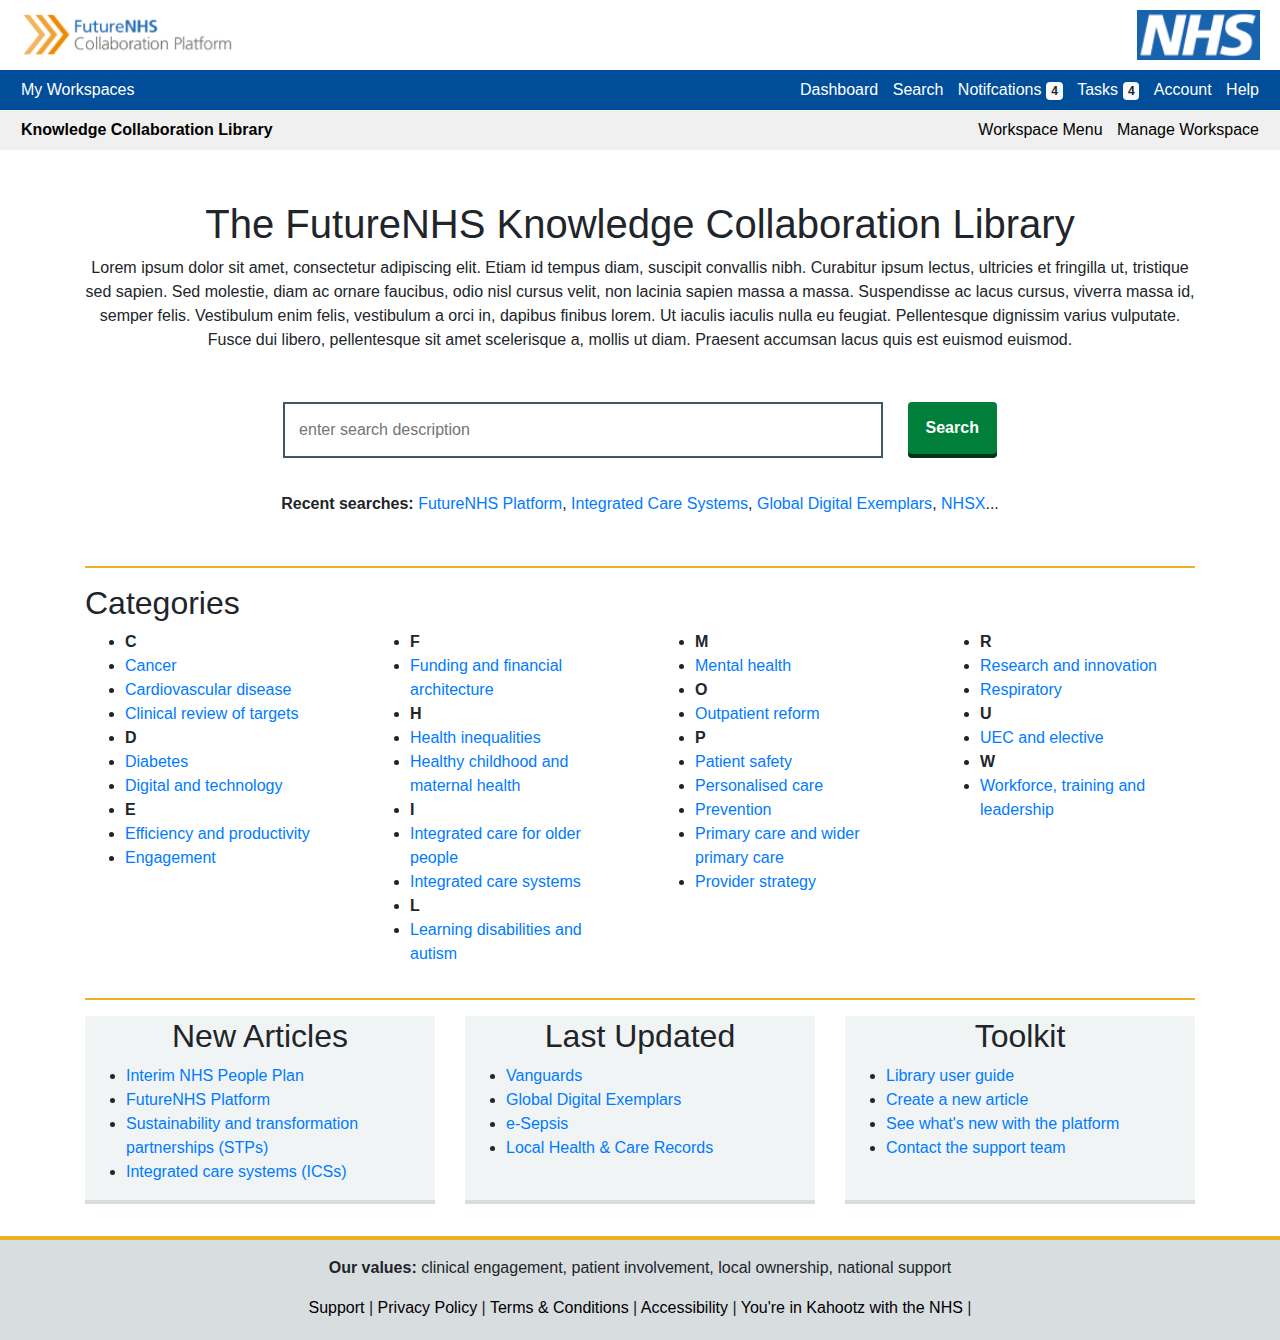
<file: Collaboration Library/index.html>
<!doctype html>
<html lang="en">
  <head>
    <!-- Required meta tags -->
    <meta charset="utf-8">
    <meta name="viewport" content="width=device-width, initial-scale=1, shrink-to-fit=no">
    <link rel="stylesheet" type="text/css" href="main.css">
    <!-- Bootstrap CSS -->
    <link rel="stylesheet" href="https://maxcdn.bootstrapcdn.com/bootstrap/4.0.0/css/bootstrap.min.css" integrity="sha384-Gn5384xqQ1aoWXA+058RXPxPg6fy4IWvTNh0E263XmFcJlSAwiGgFAW/dAiS6JXm" crossorigin="anonymous">

    <title>Knowledge Collaboration Library</title>
  </head>
  <body>
    <div class="container-fluid above-nav nav-inner">
      <a href="#" class="futurenhslogo">
        <img src="images/futurenhslogo.PNG" height="50" alt="">
      </a>
      <a href="#" class="nhs-logo">
        <img src="images/nhslogo.gif" height="50" alt="">
      </a>
    </div>
    <nav class="navbar navbar-expand-lg navbar-dark" style="background-color: #004E99; color:white">
      <div class="nav-inner" style="text-align:right">
        <a href="#" class="left-nav" style="float:left">My Workspaces</a>
        <a href="#" class="right-nav">Dashboard</a>
        <a href="#" class="right-nav">Search</a>
        <a href="#" class="right-nav">Notifcations<span class="badge badge-light">4</span></a>
        <a href="#" class="right-nav">Tasks<span class="badge badge-light">4</span></a>
        <a href="#" class="right-nav">Account</a>
        <a href="#" class="right-nav">Help</a>
      </div>
    </nav>
    <nav class="navbar navbar-expand-lg navbar-light" style="background-color: #F0F0F0;; color:black">
      <div class="workspace-nav" style="text-align:right">
        <a href="#" class="left-nav" style="float:left"><strong>Knowledge Collaboration Library</strong></a>
        <a href="#" class="right-nav">Workspace Menu</a>
        <a href="#" class="right-nav">Manage Workspace</a>
      </div>
    </nav>

    <!-- CONTENT STARTS -->
    <div class="container futurenhs">
      <section class="article-search">
        <h1>The FutureNHS Knowledge Collaboration Library</h1>
        <p>Lorem ipsum dolor sit amet, consectetur adipiscing elit. Etiam id tempus diam, suscipit convallis nibh. Curabitur ipsum lectus, ultricies et fringilla ut, tristique sed sapien. Sed molestie, diam ac ornare faucibus, odio nisl cursus velit, non lacinia sapien massa a massa. Suspendisse ac lacus cursus, viverra massa id, semper felis. Vestibulum enim felis, vestibulum a orci in, dapibus finibus lorem. Ut iaculis iaculis nulla eu feugiat. Pellentesque dignissim varius vulputate. Fusce dui libero, pellentesque sit amet scelerisque a, mollis ut diam. Praesent accumsan lacus quis est euismod euismod.</p>
        <form class="futurenhs-search">
          <input type="text" name="search" placeholder="enter search description">
          <button class="futurenhs-button" type="submit">Search</button>
        </form>
        <p><strong>Recent searches: </strong><a href="futurenhsplatform.html">FutureNHS Platform</a>, <a href="intergrated-care-systems.html">Integrated Care Systems</a>, <a href="#">Global Digital Exemplars</a>, <a href="#">NHSX</a>...
      </section>
      <hr>
      <h2>Categories</h2>
      <div class="row">
        <div class="col-md-3">
          <ul>
            <li class="cat-title">C</li>
            <li><a href="#">Cancer</a></li>
            <li><a href="#">Cardiovascular disease</a></li>
            <li><a href="#">Clinical review of targets</a></li>
            <li class="cat-title">D</li>
            <li><a href="#">Diabetes</a></li>
            <li><a href="#">Digital and technology</a></li>
            <li class="cat-title">E</li>
            <li><a href="#">Efficiency and productivity</a></li>
            <li><a href="#">Engagement</a></li>
          </ul>
        </div>
        <div class="col-md-3">
          <ul>
            <li class="cat-title">F</li>
            <li><a href="#">Funding and financial architecture</a></li>
            <li class="cat-title">H</li>
            <li><a href="#">Health inequalities</a></li>
            <li><a href="#">Healthy childhood and maternal health</a></li>
            <li class="cat-title">I</li>
            <li><a href="#">Integrated care for older people</a></li>
            <li><a href="intergrated-care-systems.html">Integrated care systems</a></li>
            <li class="cat-title">L</li>
            <li><a href="#">Learning disabilities and autism</a></li>
          </ul>
        </div>
        <div class="col-md-3">
          <ul>
            <li class="cat-title">M</li>
            <li><a href="#">Mental health</a></li>
            <li class="cat-title">O</li>
            <li><a href="#">Outpatient reform</a></li>
            <li class="cat-title">P</li>
            <li><a href="#">Patient safety</a></li>
            <li><a href="#">Personalised care</a></li>
            <li><a href="#">Prevention</a></li>
            <li><a href="#">Primary care and wider primary care</a></li>
            <li><a href="#">Provider strategy</a></li>
          </ul>
        </div>
        <div class="col-md-3">
          <ul>
            <li class="cat-title">R</li>
            <li><a href="#">Research and innovation</a></li>
            <li><a href="#">Respiratory</a></li>
            <li class="cat-title">U</li>
            <li><a href="#">UEC and elective</a></li>
            <li class="cat-title">W</li>
            <li><a href="#">Workforce, training and leadership</a></li>
          </ul>
        </div>
      </div>
      <hr>
      <div class="row library-updates">
        <div class="col-md-4">
          <div class="update-box">
            <h2>New Articles</h2>
            <ul>
              <li><a href="#">Interim NHS People Plan</a></li>
              <li><a href="#">FutureNHS Platform</a></li>
              <li><a href="#">Sustainability and transformation partnerships (STPs) </a></li>
              <li><a href="#">Integrated care systems (ICSs)</a></li>
            </ul>
          </div>
        </div>
        <div class="col-md-4">
          <div class="update-box">
            <h2>Last Updated</h2>
            <ul>
              <li><a href="#">Vanguards</a></li>
              <li><a href="#">Global Digital Exemplars</a></li>
              <li><a href="#">e-Sepsis</a></li>
              <li><a href="#">Local Health & Care Records</a></li>
            </ul>
          </div>
        </div>
        <div class="col-md-4">
          <div class="update-box">
            <h2>Toolkit</h2>
            <ul>
              <li><a href="#">Library user guide</a></li>
              <li><a href="#">Create a new article</a></li>
              <li><a href="#">See what's new with the platform</a></li>
              <li><a href="#">Contact the support team</a></li>
            </ul>
          </div>
        </div>
      </div>

    </div>

    <!--FOOTER STARTS -->

    <footer class="futurenhs-footer">
      <hr class="footer">
      <p><strong>Our values:</strong> clinical engagement, patient involvement, local ownership, national support</p>
      <div class="footer-links">
        <a href="#">Support</a> |
        <a href="#">Privacy Policy</a> |
        <a href="#">Terms & Conditions</a> |
        <a href="#"> Accessibility</a> |
        <a href="#">You're in Kahootz with the NHS</a> |
        </div>
    </footer>
    <!-- Optional JavaScript -->
    <!-- jQuery first, then Popper.js, then Bootstrap JS -->
    <script src="https://code.jquery.com/jquery-3.2.1.slim.min.js" integrity="sha384-KJ3o2DKtIkvYIK3UENzmM7KCkRr/rE9/Qpg6aAZGJwFDMVNA/GpGFF93hXpG5KkN" crossorigin="anonymous"></script>
    <script src="https://cdnjs.cloudflare.com/ajax/libs/popper.js/1.12.9/umd/popper.min.js" integrity="sha384-ApNbgh9B+Y1QKtv3Rn7W3mgPxhU9K/ScQsAP7hUibX39j7fakFPskvXusvfa0b4Q" crossorigin="anonymous"></script>
    <script src="https://maxcdn.bootstrapcdn.com/bootstrap/4.0.0/js/bootstrap.min.js" integrity="sha384-JZR6Spejh4U02d8jOt6vLEHfe/JQGiRRSQQxSfFWpi1MquVdAyjUar5+76PVCmYl" crossorigin="anonymous"></script>
  </body>
</html>
</file>
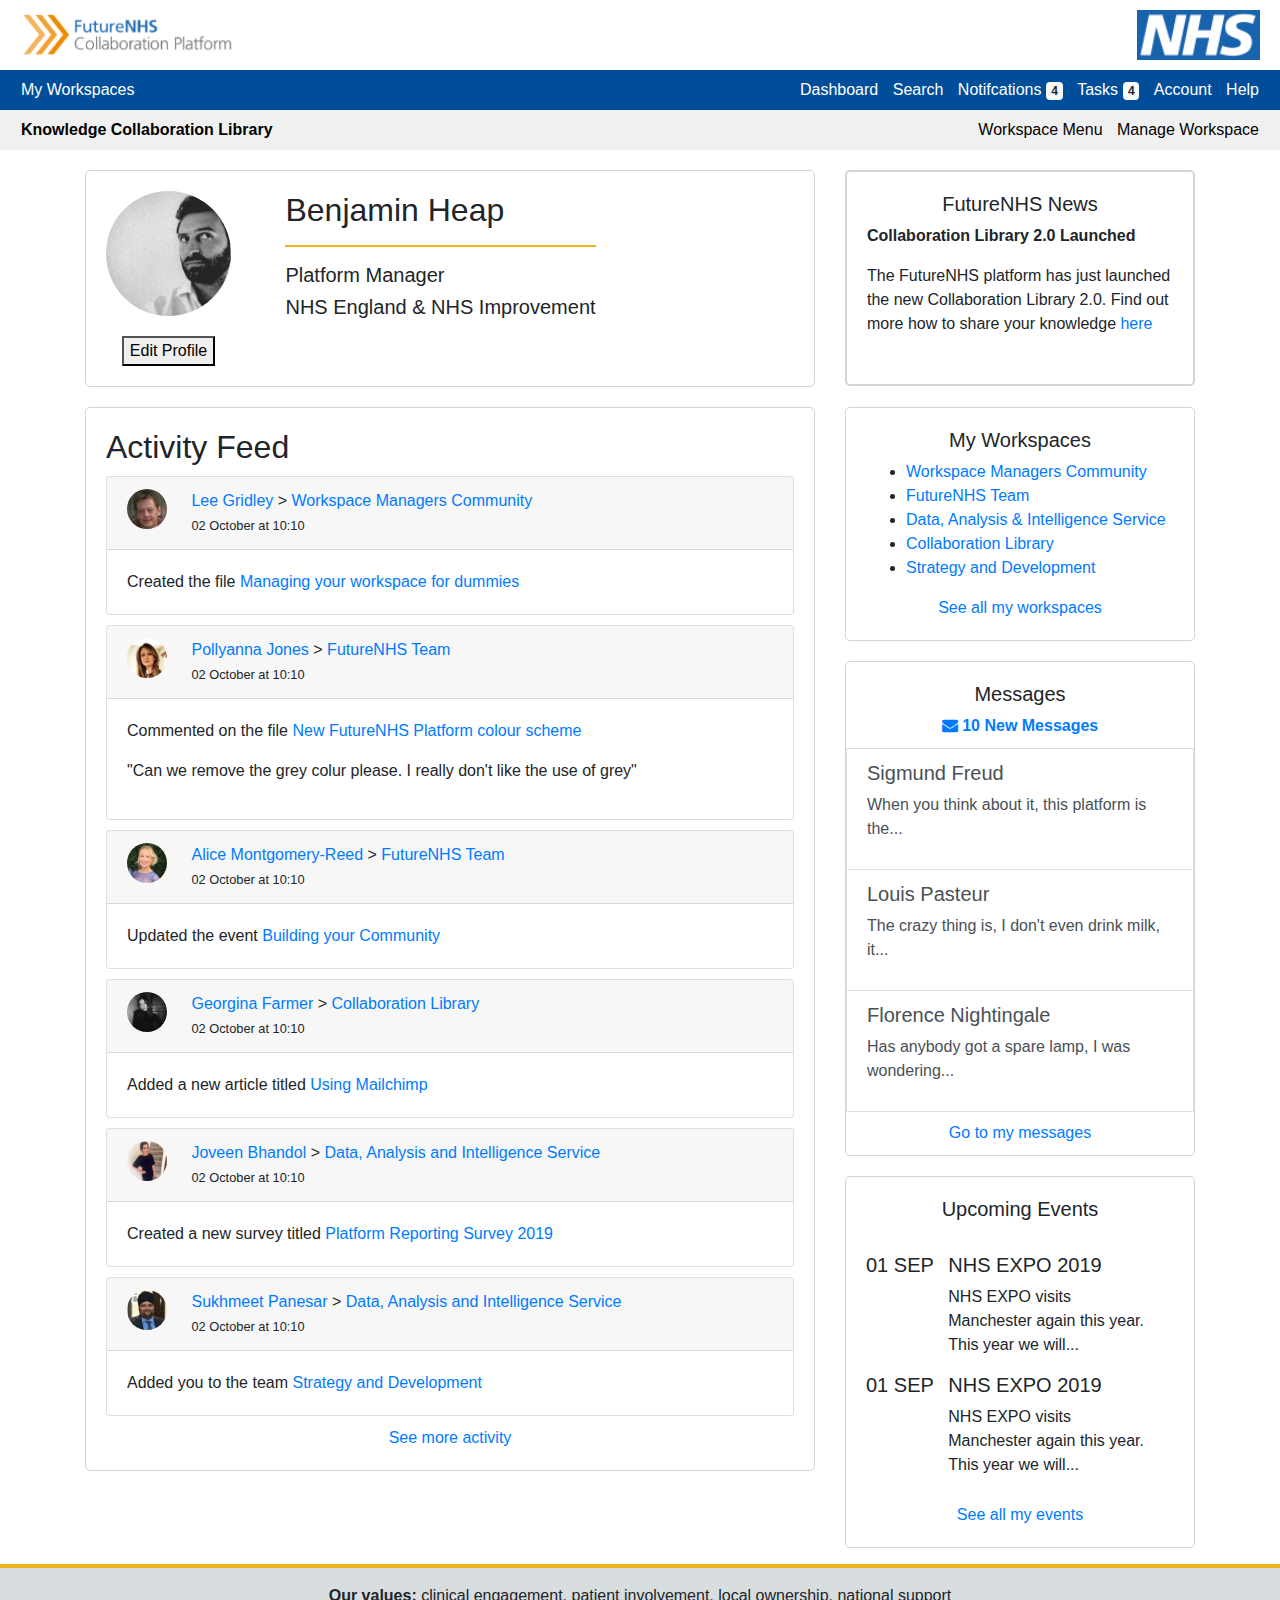
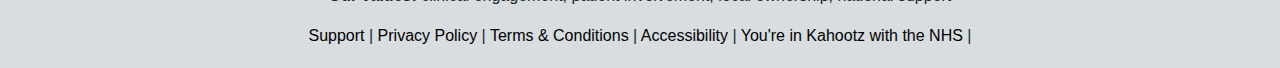
<file: User Dashboard/index.html>
<!doctype html>
<html lang="en">
  <head>
    <!-- Required meta tags -->
    <meta charset="utf-8">
    <meta name="viewport" content="width=device-width, initial-scale=1, shrink-to-fit=no">
    <link rel="stylesheet" type="text/css" href="main.css">
    <!-- Bootstrap CSS -->
    <link rel="stylesheet" href="https://maxcdn.bootstrapcdn.com/bootstrap/4.0.0/css/bootstrap.min.css" integrity="sha384-Gn5384xqQ1aoWXA+058RXPxPg6fy4IWvTNh0E263XmFcJlSAwiGgFAW/dAiS6JXm" crossorigin="anonymous">
    <link href="https://stackpath.bootstrapcdn.com/font-awesome/4.7.0/css/font-awesome.min.css" rel="stylesheet" integrity="sha384-wvfXpqpZZVQGK6TAh5PVlGOfQNHSoD2xbE+QkPxCAFlNEevoEH3Sl0sibVcOQVnN" crossorigin="anonymous">
    <title>FutureNHS - User Dashboard</title>
  </head>
  <body>
    <div class="container-fluid above-nav nav-inner">
      <a href="#" class="futurenhslogo">
        <img src="images/futurenhslogo.PNG" height="50" alt="">
      </a>
      <a href="#" class="nhs-logo">
        <img src="images/nhslogo.gif" height="50" alt="">
      </a>
    </div>
    <nav class="navbar navbar-expand-lg navbar-dark" style="background-color: #004E99; color:white">
      <div class="nav-inner" style="text-align:right">
        <a href="#" class="left-nav" style="float:left">My Workspaces</a>
        <a href="#" class="right-nav">Dashboard</a>
        <a href="#" class="right-nav">Search</a>
        <a href="#" class="right-nav">Notifcations<span class="badge badge-light">4</span></a>
        <a href="#" class="right-nav">Tasks<span class="badge badge-light">4</span></a>
        <a href="#" class="right-nav">Account</a>
        <a href="#" class="right-nav">Help</a>
      </div>
    </nav>
    <nav class="navbar navbar-expand-lg navbar-light" style="background-color: #F0F0F0;; color:black">
      <div class="workspace-nav" style="text-align:right">
        <a href="#" class="left-nav" style="float:left"><strong>Knowledge Collaboration Library</strong></a>
        <a href="#" class="right-nav">Workspace Menu</a>
        <a href="#" class="right-nav">Manage Workspace</a>
      </div>
    </nav>

    <!-- CONTENT STARTS -->
    <div class="container futurenhs">
      <div class="row">
        <div class="col-md-8">
          <div class="profile box">
            <div class="profile-box-left ">
              <div><img class="profile-pic" src="images/profile-pic.jpg"></div>
              <div><button>Edit Profile</button></div>
            </div>
            <div class="profile-box-right">
              <h2>Benjamin Heap</h2>
              <hr>
              <h5>Platform Manager</h5>
              <h5>NHS England & NHS Improvement</h5>
            </div>
          </div>
        </div>
        <div class="col-md-4">
          <div class="news">
            <h5 class="text-center">FutureNHS News</h5>
            <p><strong>Collaboration Library 2.0 Launched</strong></p>
            <p>The FutureNHS platform has just launched the new Collaboration Library 2.0. Find out more how to share your knowledge <a href="">here</a></p>

          </div>
        </div>
      </div>
      <div class="row">
        <div class="col-md-8">
          <div class="activity-feed box">
            <h2>Activity Feed</h2>
            <div class="card">
              <div class="card-header">
                <div class="card-header-left">
                  <img class="profile-pic-small" src="images/profile-pic2.jpg">
                </div>
                <div class="card-header-right">
                  <a href="">Lee Gridley</a> > <a href="">Workspace Managers Community</a><br>
                  <p><small>02 October at 10:10</small></p>
                </div>
              </div>
              <div class="card-body">
                <p class="card-text">Created the file <a href="">Managing your workspace for dummies</a></p>
              </div>
            </div>
            <div class="card">
              <div class="card-header">
                <div class="card-header-left">
                  <img class="profile-pic-small" src="images/profile-pic5.jpg">
                </div>
                <div class="card-header-right">
                  <a href="">Pollyanna Jones</a> > <a href="">FutureNHS Team</a><br>
                  <p><small>02 October at 10:10</small></p>
                </div>
              </div>
              <div class="card-body">
                <p class="card-text">Commented on the file <a href="">New FutureNHS Platform colour scheme</a></p>
                <p>"Can we remove the grey colur please. I really don't like the use of grey"</p>
              </div>
            </div>
            <div class="card">
              <div class="card-header">
                <div class="card-header-left">
                  <img class="profile-pic-small" src="images/profile-pic3.jpg">
                </div>
                <div class="card-header-right">
                  <a href="">Alice Montgomery-Reed</a> > <a href="">FutureNHS Team</a><br>
                  <p><small>02 October at 10:10</small></p>
                </div>
              </div>
              <div class="card-body">
                <p class="card-text">Updated the event <a href="">Building your Community</a></p>
              </div>
            </div>
            <div class="card">
              <div class="card-header">
                <div class="card-header-left">
                  <img class="profile-pic-small" src="images/profile-pic4.jpg">
                </div>
                <div class="card-header-right">
                  <a href="">Georgina Farmer</a> > <a href="">Collaboration Library</a><br>
                  <p><small>02 October at 10:10</small></p>
                </div>
              </div>
              <div class="card-body">
                <p class="card-text">Added a new article titled <a href="">Using Mailchimp</a></p>
              </div>
            </div>
            <div class="card">
              <div class="card-header">
                <div class="card-header-left">
                  <img class="profile-pic-small" src="images/profile-pic7.jpg">
                </div>
                <div class="card-header-right">
                  <a href="">Joveen Bhandol</a> > <a href="">Data, Analysis and Intelligence Service</a><br>
                  <p><small>02 October at 10:10</small></p>
                </div>
              </div>
              <div class="card-body">
                <p class="card-text">Created a new survey titled <a href="">Platform Reporting Survey 2019</a></p>
              </div>
            </div>
            <div class="card">
              <div class="card-header">
                <div class="card-header-left">
                  <img class="profile-pic-small" src="images/profile-pic6.jpg">
                </div>
                <div class="card-header-right">
                  <a href="">Sukhmeet Panesar</a> > <a href="">Data, Analysis and Intelligence Service</a><br>
                  <p><small>02 October at 10:10</small></p>
                </div>
              </div>
              <div class="card-body">
                <p class="card-text">Added you to the team <a href="">Strategy and Development</a></p>
              </div>
            </div>
            <p class="text-center" style="margin:10px 10px 0"><a href="">See more activity</a></p>
          </div>
        </div>
        <div class="col-md-4">
          <div class="workspace-links box">
            <h5 class="text-center">My Workspaces</h5>
            <ul>
              <li><a href="">Workspace Managers Community</a></li>
              <li><a href="">FutureNHS Team</a></li>
              <li><a href="">Data, Analysis & Intelligence Service</a></li>
              <li><a href="">Collaboration Library</a></li>
              <li><a href="">Strategy and Development</a></li>
            </ul>
            <div class="text-center" style="margin-top:10px"><a href="">See all my workspaces</a></div>
          </div>
          <div class="mail list-group">
            <h5 class="text-center">Messages</h5>
            <a href="" class="text-center new-mesages"><strong><i class="fa fa-envelope" aria-hidden="true"></i> 10 New Messages</strong></a>
            <a href="#" class="list-group-item list-group-item-action">
              <h5>Sigmund Freud</h5>
              <p>When you think about it, this platform is the...</p>
            </a>
            <a href="" class="list-group-item list-group-item-action">
              <h5>Louis Pasteur</h5>
              <p>The crazy thing is, I don't even drink milk, it...</p>
            </a>
            <a href="" class="list-group-item list-group-item-action">
              <h5>Florence Nightingale</h5>
              <p> Has anybody got a spare lamp, I was wondering...</p>
            </a>
            <a href="" class="text-center new-mesages" style="margin-top:10px">Go to my messages</a>
          </div>
          <div class="events box">
            <h5 class="text-center">Upcoming Events</h5>
            <br>
            <div class="event">
              <div class="event-left">
                <h5>01 SEP</h5>
              </div>
              <div class="event-right">
                <h5>NHS EXPO 2019</h5>
                <p>NHS EXPO visits Manchester again this year. This year we will...</p>
              </div>
            </div>
            <div class="event">
              <div class="event-left">
                <h5>01 SEP</h5>
              </div>
              <div class="event-right">
                <h5>NHS EXPO 2019</h5>
                <p>NHS EXPO visits Manchester again this year. This year we will...</p>
              </div>
            </div>

            <div class="text-center" style="margin-top:10px"><a href="">See all my events</a></div>
          </div>
        </div>
      </div>
    </div>

    <!--FOOTER STARTS -->

    <footer class="futurenhs-footer">
      <hr class="footer">
      <p><strong>Our values:</strong> clinical engagement, patient involvement, local ownership, national support</p>
      <div class="footer-links">
        <a href="#">Support</a> |
        <a href="#">Privacy Policy</a> |
        <a href="#">Terms & Conditions</a> |
        <a href="#"> Accessibility</a> |
        <a href="#">You're in Kahootz with the NHS</a> |
        </div>
    </footer>
    <!-- Optional JavaScript -->
    <!-- jQuery first, then Popper.js, then Bootstrap JS -->
    <script src="https://code.jquery.com/jquery-3.2.1.slim.min.js" integrity="sha384-KJ3o2DKtIkvYIK3UENzmM7KCkRr/rE9/Qpg6aAZGJwFDMVNA/GpGFF93hXpG5KkN" crossorigin="anonymous"></script>
    <script src="https://cdnjs.cloudflare.com/ajax/libs/popper.js/1.12.9/umd/popper.min.js" integrity="sha384-ApNbgh9B+Y1QKtv3Rn7W3mgPxhU9K/ScQsAP7hUibX39j7fakFPskvXusvfa0b4Q" crossorigin="anonymous"></script>
    <script src="https://maxcdn.bootstrapcdn.com/bootstrap/4.0.0/js/bootstrap.min.js" integrity="sha384-JZR6Spejh4U02d8jOt6vLEHfe/JQGiRRSQQxSfFWpi1MquVdAyjUar5+76PVCmYl" crossorigin="anonymous"></script>
  </body>
</html>
</file>
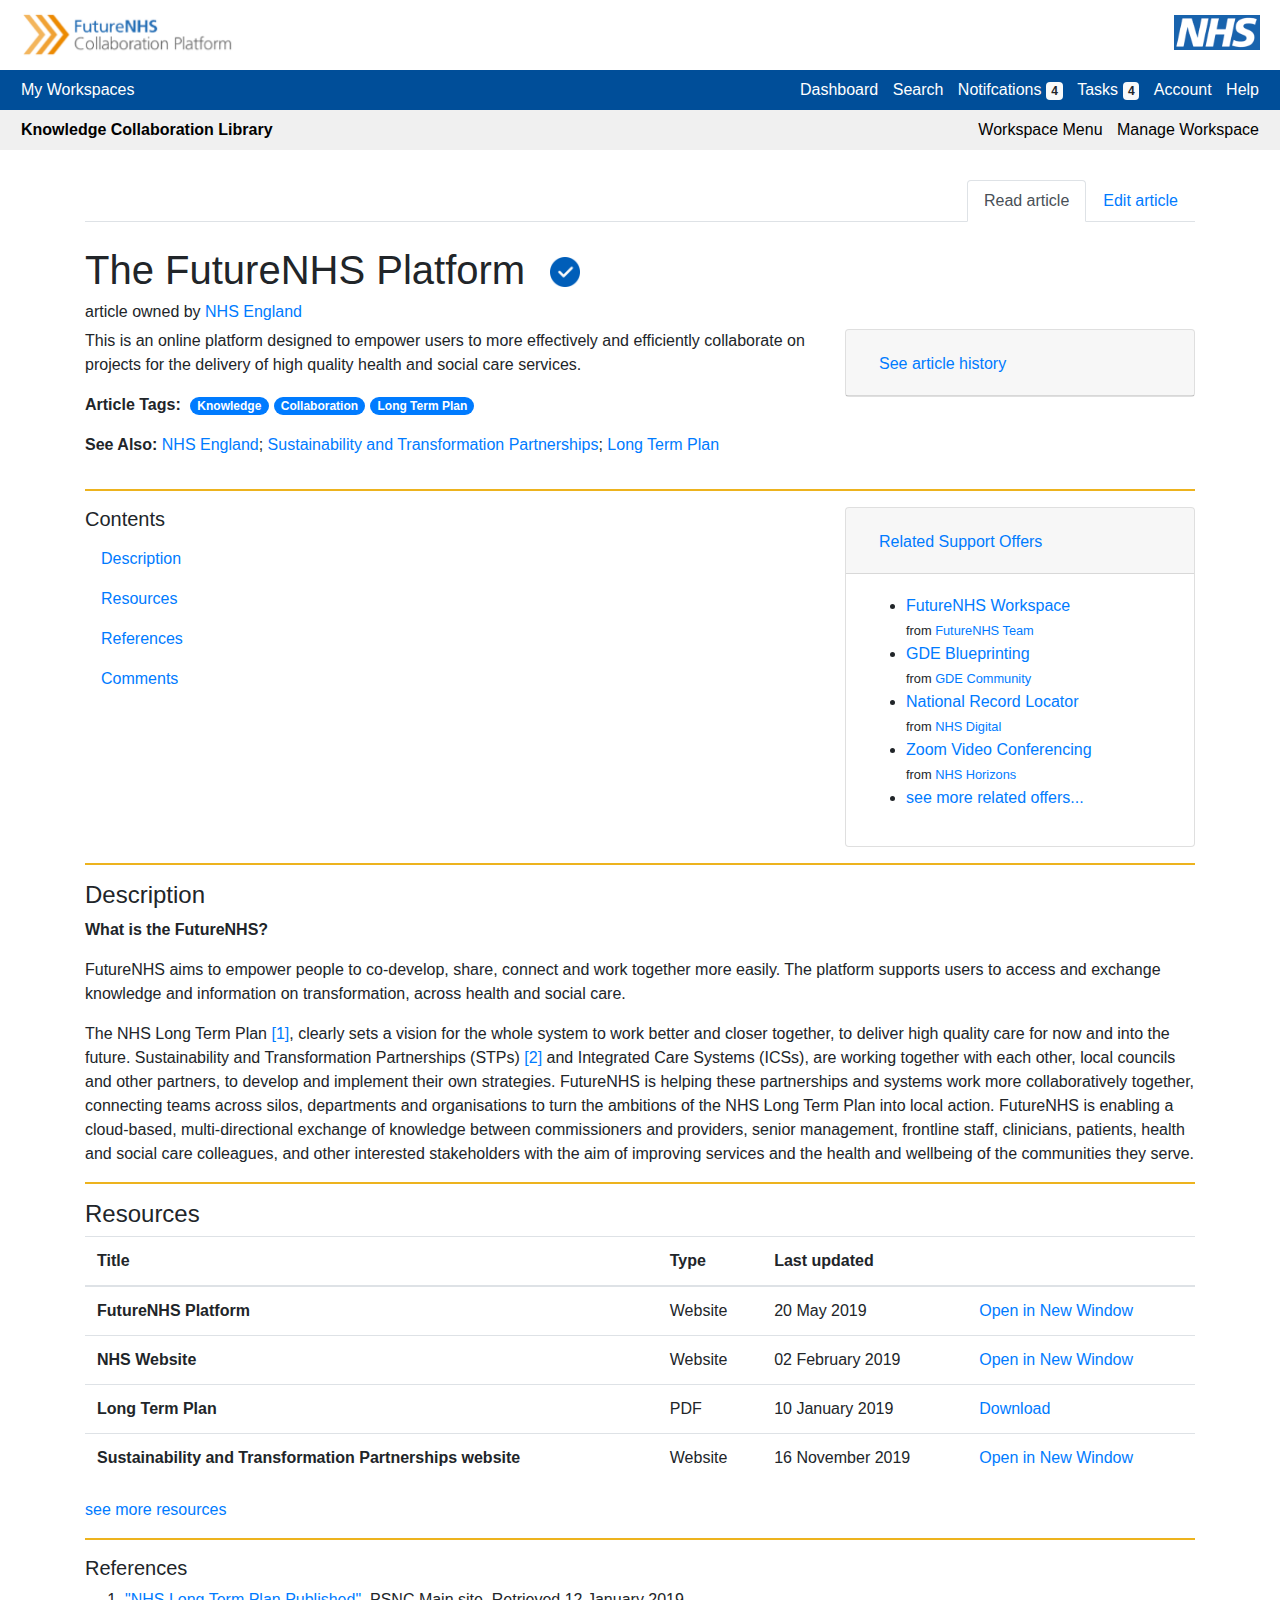
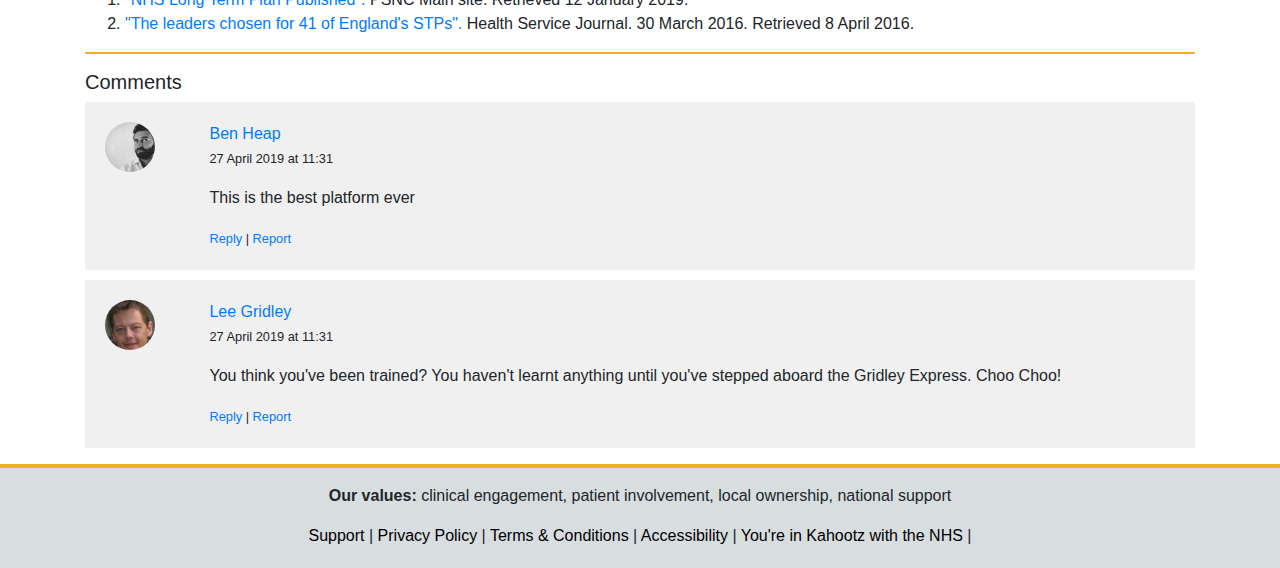
<file: Collaboration Library/article.html>
<!doctype html>
<html lang="en">
  <head>
    <!-- Required meta tags -->
    <meta charset="utf-8">
    <meta name="viewport" content="width=device-width, initial-scale=1, shrink-to-fit=no">
    <link rel="stylesheet" type="text/css" href="main.css">
    <!-- Bootstrap CSS -->
    <link rel="stylesheet" href="https://maxcdn.bootstrapcdn.com/bootstrap/4.0.0/css/bootstrap.min.css" integrity="sha384-Gn5384xqQ1aoWXA+058RXPxPg6fy4IWvTNh0E263XmFcJlSAwiGgFAW/dAiS6JXm" crossorigin="anonymous">

    <title>FutureNHS Collaboration Library</title>
  </head>
  <body>
    <div class="container-fluid above-nav nav-inner">
      <a href="#" class="futurenhslogo">
        <img src="images/futurenhslogo.PNG" height="50" alt="">
      </a>
      <a href="#" class="nhs-logo">
        <img src="images/nhslogo.gif" height="40" alt="" style="padding-top:5px;">
      </a>
    </div>
    <nav class="navbar navbar-expand-lg navbar-dark sticky-top" style="background-color: #004E99; color:white">
      <div class="nav-inner" style="text-align:right">
        <a href="#" class="left-nav" style="float:left">My Workspaces</a>
        <a href="#" class="right-nav">Dashboard</a>
        <a href="#" class="right-nav">Search</a>
        <a href="#" class="right-nav">Notifcations<span class="badge badge-light">4</span></a>
        <a href="#" class="right-nav">Tasks<span class="badge badge-light">4</span></a>
        <a href="#" class="right-nav">Account</a>
        <a href="#" class="right-nav">Help</a>

      </div>
    </nav>
    <nav class="navbar navbar-expand-lg navbar-light" style="background-color: #F0F0F0;; color:black">
      <div class="workspace-nav" style="text-align:right">
        <a href="#" class="left-nav" style="float:left"><strong>Knowledge Collaboration Library</strong></a>
        <a href="#" class="right-nav">Workspace Menu</a>
        <a href="#" class="right-nav">Manage Workspace</a>
      </div>
    </nav>
<!--PAGE CONTENT STARTS-->
<div class="container futurenhs">
  <section class="article-header">
    <ul class="nav nav-tabs justify-content-end">
      <li class="nav-item">
        <a class="nav-link active" href="#">Read article</a>
      </li>
      <li class="nav-item">
        <a class="nav-link" href="#">Edit article</a>
      </li>
    </ul>
    <br>
    <div class="row">
      <div class="col-md-8">
        <h1 class="article-title">The FutureNHS Platform</h1>
        <span class="verified-icon"><img src="images\check.png"></span>
        <h6>article owned by <a href="#">NHS England</a></h6>
      </div>
    </div>

    <div class="row">
      <div class="col-md-8">
        <p>This is an online platform  designed to empower users to more effectively and efficiently collaborate on projects for the delivery of high quality health and social care services.<p>
        <p><strong>Article Tags: </strong><a href="#"><span class="badge badge-pill badge-primary">Knowledge</span></a><a href="#"><span class="badge badge-pill badge-primary">Collaboration</span></a><a href="#"><span class="badge badge-pill badge-primary">Long Term Plan</span></a></p>
        <p><strong>See Also: </strong><a href="#">NHS England</a>; <a href="#">Sustainability and Transformation Partnerships</a>; <a href="#">Long Term Plan</a></p>
      </div>
      <div class="col-md-4">
        <div class="accordion" id="accordionExample">
            <div class="card">
              <div class="card-header" id="headingOne">
                <h2 class="mb-0">
                  <button class="btn btn-link" type="button" data-toggle="collapse" data-target="#collapseOne" aria-expanded="true" aria-controls="collapseOne">
                    See article history
                  </button>
                </h2>
              </div>

              <div id="collapseOne" class="collapse" aria-labelledby="headingOne" data-parent="#accordionExample">
                <div class="card-body">
                  <ul>
                    <li>30 May 2019 <a href="#">[view]</a> by <a href="#">Benjamin Heap</a></li>
                    <li>30 May 2019 <a href="#">[view]</a> by <a href="#">Benjamin Heap</a></li>
                    <li>30 May 2019 <a href="#">[view]</a> by <a href="#">Benjamin Heap</a></li>
                    <li>30 May 2019 <a href="#">[view]</a> by <a href="#">Benjamin Heap</a></li>
                    <li>30 May 2019 <a href="#">[view]</a> by <a href="#">Benjamin Heap</a></li>
                    <li><a href="#">see more verions...</a></li>
                  </ul>
                </div>
              </div>
            </div>
          </div>
      </div>
    </row>
  </section>
  <hr>
  <section>
    <div class="row">
      <div class="col-md-8">
        <h5>Contents</h5>
        <ul class="nav flex-column">
          <li class="nav-item">
            <a class="nav-link" href="#description">Description</a>
          </li>
          <li class="nav-item">
            <a class="nav-link" href="#resources">Resources</a>
          </li>
          <li class="nav-item">
            <a class="nav-link" href="#references">References</a>
          </li>
          <li class="nav-item">
            <a class="nav-link" href="#comments">Comments</a>
          </li>
        </ul>
      </div>
      <div class="col-md-4">
          <div class="card">
            <div class="card-header" id="headingTwo">
              <h2 class="mb-0">
                <button class="btn btn-link collapsed" type="button" data-toggle="collapse" data-target="#collapseTwo" aria-expanded="false" aria-controls="collapseTwo">
                  Related Support Offers
                </button>
              </h2>
            </div>
            <div id="collapseTwo" class="collapse show" aria-labelledby="headingTwo" data-parent="#accordionExample">
              <div class="card-body">
                <ul>
                  <li><a href="#">FutureNHS Workspace</a><br><small>from <a href="#">FutureNHS Team</a></small></li>
                  <li><a href="#">GDE Blueprinting</a><br><small>from <a href="#">GDE Community</a></small></li>
                  <li><a href="#">National Record Locator</a><br><small>from <a href="#">NHS Digital</a></small></li>
                  <li><a href="#">Zoom Video Conferencing</a><br><small>from <a href="#">NHS Horizons</a></small></li>
                  <li><a href="#">see more related offers...</a></li>
                </ul>
              </div>
            </div>
          </div>
        </div>
    </div>
  </section>
  <hr>
  <section>
    <h4><a name="description">Description</a></h4>
    <p><strong>What is the FutureNHS?</strong></p>
    <p>FutureNHS aims to empower people to co-develop, share, connect and work together more easily. The platform supports users to access and exchange knowledge and information on transformation, across health and social care.</p>
    <p>The NHS Long Term Plan <a href="#">[1]</a>, clearly sets a vision for the whole system to work better and closer together, to deliver high quality care for now and into the future. Sustainability and Transformation Partnerships (STPs) <a href="#">[2]</a> and Integrated Care Systems (ICSs), are working together with each other, local councils and other partners, to develop and implement their own strategies. FutureNHS is helping these partnerships and systems work more collaboratively together, connecting teams across silos, departments and organisations to turn the ambitions of the NHS Long Term Plan into local action. FutureNHS is enabling a cloud-based, multi-directional exchange of knowledge between commissioners and providers, senior management, frontline staff, clinicians, patients, health and social care colleagues, and other interested stakeholders with the aim of improving services and the health and wellbeing of the communities they serve.</p>
  </section>
  <hr>
  <section>
    <h4><a name="resources">Resources</a></h4>
    <table class="table table-hover">
  <thead>
    <tr>
      <th scope="col">Title</th>
      <th scope="col">Type</th>
      <th scope="col">Last updated</th>
      <th scope="col"></th>
    </tr>
  </thead>
  <tbody>
    <tr>
      <th scope="row">FutureNHS Platform</th>
      <td>Website</td>
      <td>20 May 2019</td>
      <td><a href="#">Open in New Window</a></td>
    </tr>
    <tr>
      <th scope="row">NHS Website</th>
      <td>Website</td>
      <td>02 February 2019</td>
      <td><a href="#">Open in New Window</a></td>
    </tr>
    <tr>
      <th scope="row">Long Term Plan</th>
      <td>PDF</td>
      <td>10 January 2019</td>
      <td><a href="#">Download</a></td>

    </tr>
    <tr>
      <th scope="row">Sustainability and Transformation Partnerships website</th>
      <td>Website</td>
      <td>16 November 2019</td>
      <td><a href="#">Open in New Window</a></td>
    </tr>
  </tbody>
</table>
<a href="#">see more resources</a>
  </section>
  <hr>
  <section>
    <h5><a name="references">References</a></h5>
    <ol>
      <li><a href="#">"NHS Long Term Plan Published".</a> PSNC Main site. Retrieved 12 January 2019.</li>
      <li><a href="#">"The leaders chosen for 41 of England's STPs".</a> Health Service Journal. 30 March 2016. Retrieved 8 April 2016.</li>
    </ol>
  </section>
  <hr>
  <section>
    <h5><a name="comments">Comments</a></h5>
    <div class="comment-card">
      <div class="comment-card-left">
        <img src="images\profile-pic.jpg">
      </div>
      <div class="comment-card-right">
        <p><a href="#">Ben Heap</a></br><small>27 April 2019 at 11:31</small></p>
        <p>This is the best platform ever</p>
        <small><a href="#">Reply</a> | <a href="#">Report</a></small>
      </div>
    </div>
    <div class="comment-card">
      <div class="comment-card-left">
        <img src="images\profile-pic2.jpg">
      </div>
      <div class="comment-card-right">
        <p><a href="#">Lee Gridley</a></br><small>27 April 2019 at 11:31</small></p>
        <p>You think you've been trained? You haven't learnt anything until you've stepped aboard the Gridley Express. Choo Choo!</p>
        <small><a href="#">Reply</a> | <a href="#">Report</a></small>
      </div>
    </div>

  </section>


</div>
<!--PAGE CONTENT ENDS-->
    <footer class="futurenhs-footer">
      <hr class="footer">
      <p><strong>Our values:</strong> clinical engagement, patient involvement, local ownership, national support</p>
      <div class="footer-links">
        <a href="#">Support</a> |
        <a href="#">Privacy Policy</a> |
        <a href="#">Terms & Conditions</a> |
        <a href="#"> Accessibility</a> |
        <a href="#">You're in Kahootz with the NHS</a> |

        </div>
    </footer>
    <!-- Optional JavaScript -->
    <!-- jQuery first, then Popper.js, then Bootstrap JS -->
    <script src="https://code.jquery.com/jquery-3.2.1.slim.min.js" integrity="sha384-KJ3o2DKtIkvYIK3UENzmM7KCkRr/rE9/Qpg6aAZGJwFDMVNA/GpGFF93hXpG5KkN" crossorigin="anonymous"></script>
    <script src="https://cdnjs.cloudflare.com/ajax/libs/popper.js/1.12.9/umd/popper.min.js" integrity="sha384-ApNbgh9B+Y1QKtv3Rn7W3mgPxhU9K/ScQsAP7hUibX39j7fakFPskvXusvfa0b4Q" crossorigin="anonymous"></script>
    <script src="https://maxcdn.bootstrapcdn.com/bootstrap/4.0.0/js/bootstrap.min.js" integrity="sha384-JZR6Spejh4U02d8jOt6vLEHfe/JQGiRRSQQxSfFWpi1MquVdAyjUar5+76PVCmYl" crossorigin="anonymous"></script>
  </body>
</html>
</file>
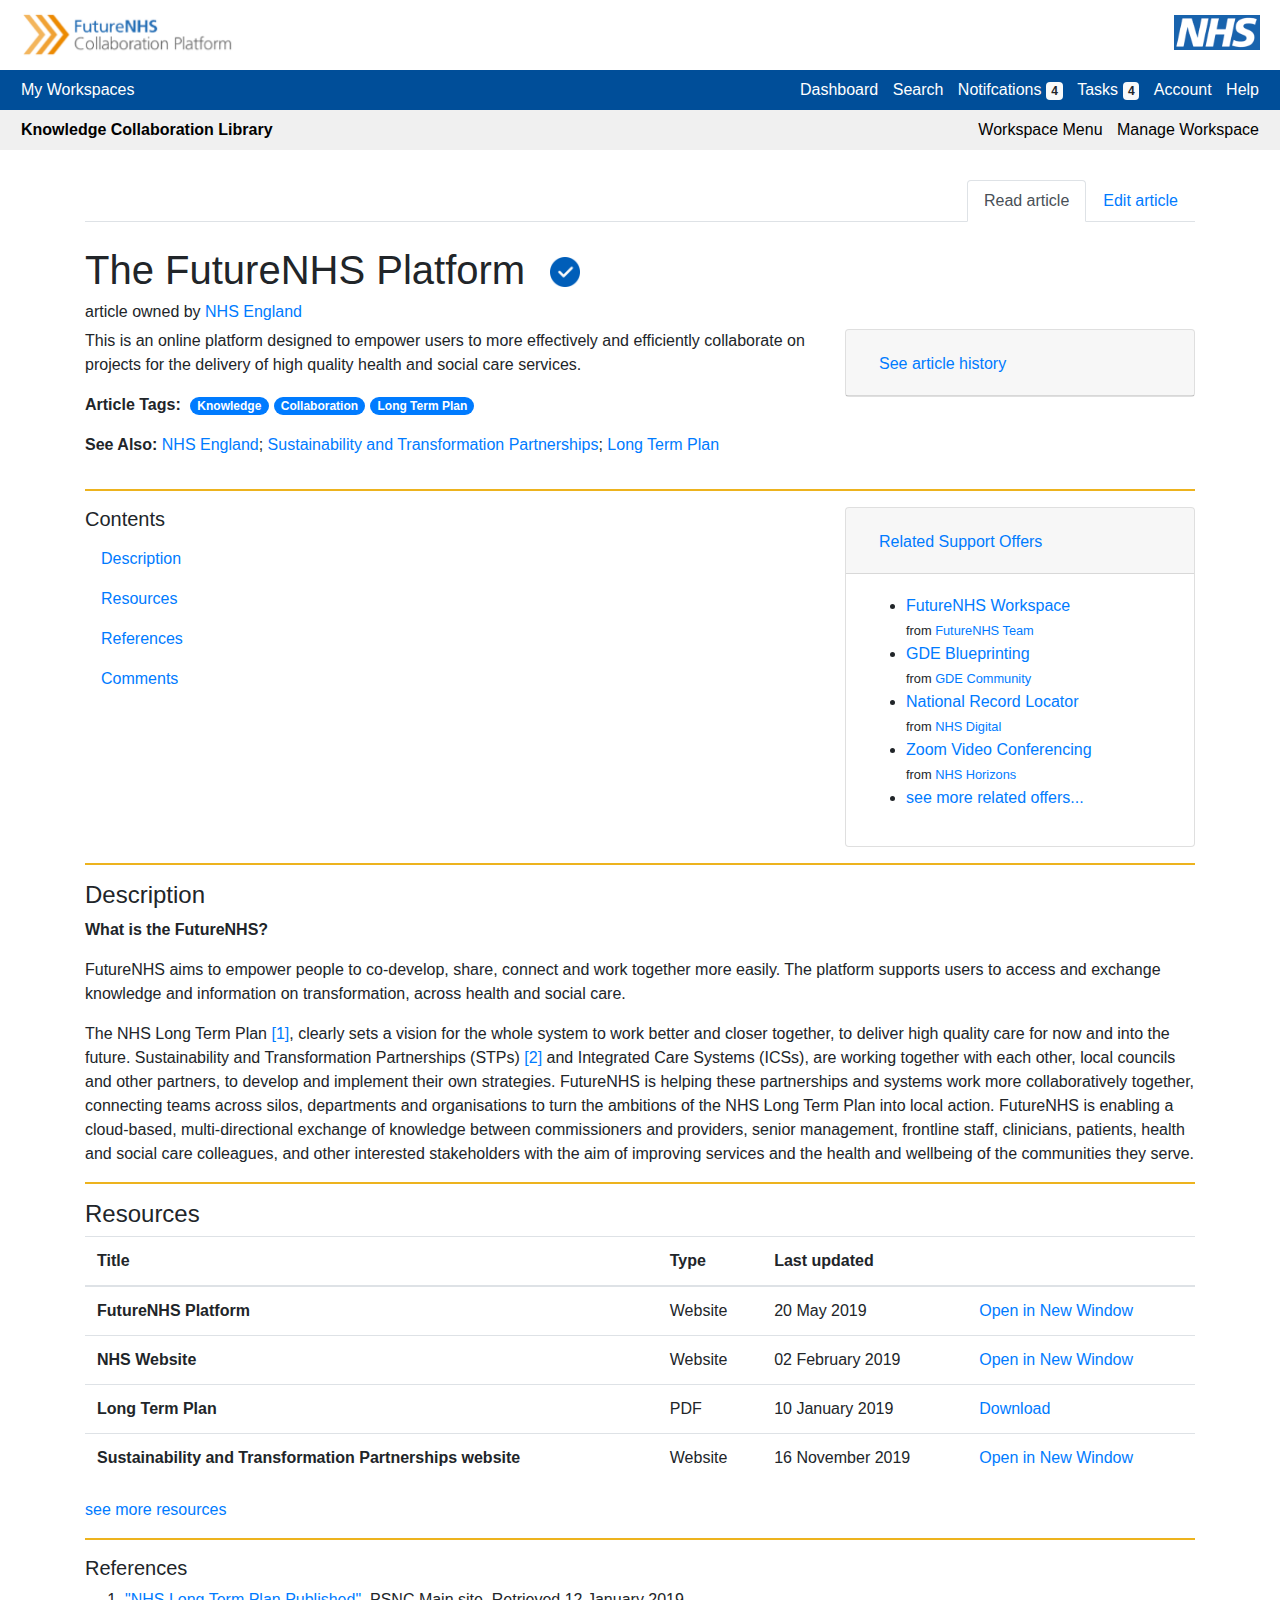
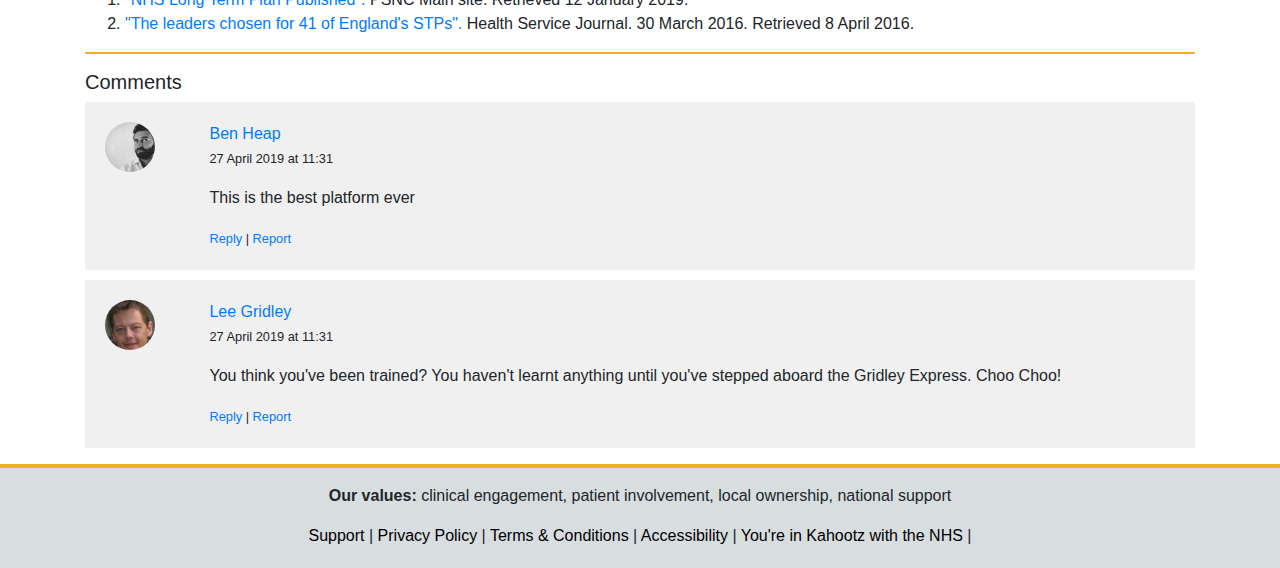
<file: Collaboration Library/futurenhsplatform.html>
<!doctype html>
<html lang="en">
  <head>
    <!-- Required meta tags -->
    <meta charset="utf-8">
    <meta name="viewport" content="width=device-width, initial-scale=1, shrink-to-fit=no">
    <link rel="stylesheet" type="text/css" href="main.css">
    <!-- Bootstrap CSS -->
    <link rel="stylesheet" href="https://maxcdn.bootstrapcdn.com/bootstrap/4.0.0/css/bootstrap.min.css" integrity="sha384-Gn5384xqQ1aoWXA+058RXPxPg6fy4IWvTNh0E263XmFcJlSAwiGgFAW/dAiS6JXm" crossorigin="anonymous">

    <title>FutureNHS Collaboration Library</title>
  </head>
  <body>
    <div class="container-fluid above-nav nav-inner">
      <a href="#" class="futurenhslogo">
        <img src="images/futurenhslogo.PNG" height="50" alt="">
      </a>
      <a href="#" class="nhs-logo">
        <img src="images/nhslogo.gif" height="40" alt="" style="padding-top:5px;">
      </a>
    </div>
    <nav class="navbar navbar-expand-lg navbar-dark sticky-top" style="background-color: #004E99; color:white">
      <div class="nav-inner" style="text-align:right">
        <a href="#" class="left-nav" style="float:left">My Workspaces</a>
        <a href="#" class="right-nav">Dashboard</a>
        <a href="#" class="right-nav">Search</a>
        <a href="#" class="right-nav">Notifcations<span class="badge badge-light">4</span></a>
        <a href="#" class="right-nav">Tasks<span class="badge badge-light">4</span></a>
        <a href="#" class="right-nav">Account</a>
        <a href="#" class="right-nav">Help</a>

      </div>
    </nav>
    <nav class="navbar navbar-expand-lg navbar-light" style="background-color: #F0F0F0;; color:black">
      <div class="workspace-nav" style="text-align:right">
        <a href="index.html" class="left-nav" style="float:left"><strong>Knowledge Collaboration Library</strong></a>
        <a href="#" class="right-nav">Workspace Menu</a>
        <a href="#" class="right-nav">Manage Workspace</a>
      </div>
    </nav>
<!--PAGE CONTENT STARTS-->
<div class="container futurenhs">
  <section class="article-header">
    <ul class="nav nav-tabs justify-content-end">
      <li class="nav-item">
        <a class="nav-link active" href="#">Read article</a>
      </li>
      <li class="nav-item">
        <a class="nav-link" href="#">Edit article</a>
      </li>
    </ul>
    <br>
    <div class="row">
      <div class="col-md-8">
        <h1 class="article-title">The FutureNHS Platform</h1>
        <span class="verified-icon"><img src="images\check.png"></span>
        <h6>article owned by <a href="#">NHS England</a></h6>
      </div>
    </div>

    <div class="row">
      <div class="col-md-8">
        <p>This is an online platform  designed to empower users to more effectively and efficiently collaborate on projects for the delivery of high quality health and social care services.<p>
        <p><strong>Article Tags: </strong><a href="#"><span class="badge badge-pill badge-primary">Knowledge</span></a><a href="#"><span class="badge badge-pill badge-primary">Collaboration</span></a><a href="#"><span class="badge badge-pill badge-primary">Long Term Plan</span></a></p>
        <p><strong>See Also: </strong><a href="#">NHS England</a>; <a href="#">Sustainability and Transformation Partnerships</a>; <a href="#">Long Term Plan</a></p>
      </div>
      <div class="col-md-4">
        <div class="accordion" id="accordionExample">
            <div class="card">
              <div class="card-header" id="headingOne">
                <h2 class="mb-0">
                  <button class="btn btn-link" type="button" data-toggle="collapse" data-target="#collapseOne" aria-expanded="true" aria-controls="collapseOne">
                    See article history
                  </button>
                </h2>
              </div>

              <div id="collapseOne" class="collapse" aria-labelledby="headingOne" data-parent="#accordionExample">
                <div class="card-body">
                  <ul>
                    <li>30 May 2019 <a href="#">[view]</a> by <a href="#">Benjamin Heap</a></li>
                    <li>30 May 2019 <a href="#">[view]</a> by <a href="#">Benjamin Heap</a></li>
                    <li>30 May 2019 <a href="#">[view]</a> by <a href="#">Benjamin Heap</a></li>
                    <li>30 May 2019 <a href="#">[view]</a> by <a href="#">Benjamin Heap</a></li>
                    <li>30 May 2019 <a href="#">[view]</a> by <a href="#">Benjamin Heap</a></li>
                    <li><a href="#">see more verions...</a></li>
                  </ul>
                </div>
              </div>
            </div>
          </div>
      </div>
    </row>
  </section>
  <hr>
  <section>
    <div class="row">
      <div class="col-md-8">
        <h5>Contents</h5>
        <ul class="nav flex-column">
          <li class="nav-item">
            <a class="nav-link" href="#description">Description</a>
          </li>
          <li class="nav-item">
            <a class="nav-link" href="#resources">Resources</a>
          </li>
          <li class="nav-item">
            <a class="nav-link" href="#references">References</a>
          </li>
          <li class="nav-item">
            <a class="nav-link" href="#comments">Comments</a>
          </li>
        </ul>
      </div>
      <div class="col-md-4">
          <div class="card">
            <div class="card-header" id="headingTwo">
              <h2 class="mb-0">
                <button class="btn btn-link collapsed" type="button" data-toggle="collapse" data-target="#collapseTwo" aria-expanded="false" aria-controls="collapseTwo">
                  Related Support Offers
                </button>
              </h2>
            </div>
            <div id="collapseTwo" class="collapse show" aria-labelledby="headingTwo" data-parent="#accordionExample">
              <div class="card-body">
                <ul>
                  <li><a href="#">FutureNHS Workspace</a><br><small>from <a href="#">FutureNHS Team</a></small></li>
                  <li><a href="#">GDE Blueprinting</a><br><small>from <a href="#">GDE Community</a></small></li>
                  <li><a href="#">National Record Locator</a><br><small>from <a href="#">NHS Digital</a></small></li>
                  <li><a href="#">Zoom Video Conferencing</a><br><small>from <a href="#">NHS Horizons</a></small></li>
                  <li><a href="#">see more related offers...</a></li>
                </ul>
              </div>
            </div>
          </div>
        </div>
    </div>
  </section>
  <hr>
  <section>
    <h4><a name="description">Description</a></h4>
    <p><strong>What is the FutureNHS?</strong></p>
    <p>FutureNHS aims to empower people to co-develop, share, connect and work together more easily. The platform supports users to access and exchange knowledge and information on transformation, across health and social care.</p>
    <p>The NHS Long Term Plan <a href="#">[1]</a>, clearly sets a vision for the whole system to work better and closer together, to deliver high quality care for now and into the future. Sustainability and Transformation Partnerships (STPs) <a href="#">[2]</a> and Integrated Care Systems (ICSs), are working together with each other, local councils and other partners, to develop and implement their own strategies. FutureNHS is helping these partnerships and systems work more collaboratively together, connecting teams across silos, departments and organisations to turn the ambitions of the NHS Long Term Plan into local action. FutureNHS is enabling a cloud-based, multi-directional exchange of knowledge between commissioners and providers, senior management, frontline staff, clinicians, patients, health and social care colleagues, and other interested stakeholders with the aim of improving services and the health and wellbeing of the communities they serve.</p>
  </section>
  <hr>
  <section>
    <h4><a name="resources">Resources</a></h4>
    <table class="table table-hover">
  <thead>
    <tr>
      <th scope="col">Title</th>
      <th scope="col">Type</th>
      <th scope="col">Last updated</th>
      <th scope="col"></th>
    </tr>
  </thead>
  <tbody>
    <tr>
      <th scope="row">FutureNHS Platform</th>
      <td>Website</td>
      <td>20 May 2019</td>
      <td><a href="#">Open in New Window</a></td>
    </tr>
    <tr>
      <th scope="row">NHS Website</th>
      <td>Website</td>
      <td>02 February 2019</td>
      <td><a href="#">Open in New Window</a></td>
    </tr>
    <tr>
      <th scope="row">Long Term Plan</th>
      <td>PDF</td>
      <td>10 January 2019</td>
      <td><a href="#">Download</a></td>

    </tr>
    <tr>
      <th scope="row">Sustainability and Transformation Partnerships website</th>
      <td>Website</td>
      <td>16 November 2019</td>
      <td><a href="#">Open in New Window</a></td>
    </tr>
  </tbody>
</table>
<a href="#">see more resources</a>
  </section>
  <hr>
  <section>
    <h5><a name="references">References</a></h5>
    <ol>
      <li><a href="#">"NHS Long Term Plan Published".</a> PSNC Main site. Retrieved 12 January 2019.</li>
      <li><a href="#">"The leaders chosen for 41 of England's STPs".</a> Health Service Journal. 30 March 2016. Retrieved 8 April 2016.</li>
    </ol>
  </section>
  <hr>
  <section>
    <h5><a name="comments">Comments</a></h5>
    <div class="comment-card">
      <div class="comment-card-left">
        <img src="images\profile-pic.jpg">
      </div>
      <div class="comment-card-right">
        <p><a href="#">Ben Heap</a></br><small>27 April 2019 at 11:31</small></p>
        <p>This is the best platform ever</p>
        <small><a href="#">Reply</a> | <a href="#">Report</a></small>
      </div>
    </div>
    <div class="comment-card">
      <div class="comment-card-left">
        <img src="images\profile-pic2.jpg">
      </div>
      <div class="comment-card-right">
        <p><a href="#">Lee Gridley</a></br><small>27 April 2019 at 11:31</small></p>
        <p>You think you've been trained? You haven't learnt anything until you've stepped aboard the Gridley Express. Choo Choo!</p>
        <small><a href="#">Reply</a> | <a href="#">Report</a></small>
      </div>
    </div>

  </section>


</div>
<!--PAGE CONTENT ENDS-->
    <footer class="futurenhs-footer">
      <hr class="footer">
      <p><strong>Our values:</strong> clinical engagement, patient involvement, local ownership, national support</p>
      <div class="footer-links">
        <a href="#">Support</a> |
        <a href="#">Privacy Policy</a> |
        <a href="#">Terms & Conditions</a> |
        <a href="#"> Accessibility</a> |
        <a href="#">You're in Kahootz with the NHS</a> |

        </div>
    </footer>
    <!-- Optional JavaScript -->
    <!-- jQuery first, then Popper.js, then Bootstrap JS -->
    <script src="https://code.jquery.com/jquery-3.2.1.slim.min.js" integrity="sha384-KJ3o2DKtIkvYIK3UENzmM7KCkRr/rE9/Qpg6aAZGJwFDMVNA/GpGFF93hXpG5KkN" crossorigin="anonymous"></script>
    <script src="https://cdnjs.cloudflare.com/ajax/libs/popper.js/1.12.9/umd/popper.min.js" integrity="sha384-ApNbgh9B+Y1QKtv3Rn7W3mgPxhU9K/ScQsAP7hUibX39j7fakFPskvXusvfa0b4Q" crossorigin="anonymous"></script>
    <script src="https://maxcdn.bootstrapcdn.com/bootstrap/4.0.0/js/bootstrap.min.js" integrity="sha384-JZR6Spejh4U02d8jOt6vLEHfe/JQGiRRSQQxSfFWpi1MquVdAyjUar5+76PVCmYl" crossorigin="anonymous"></script>
  </body>
</html>
</file>
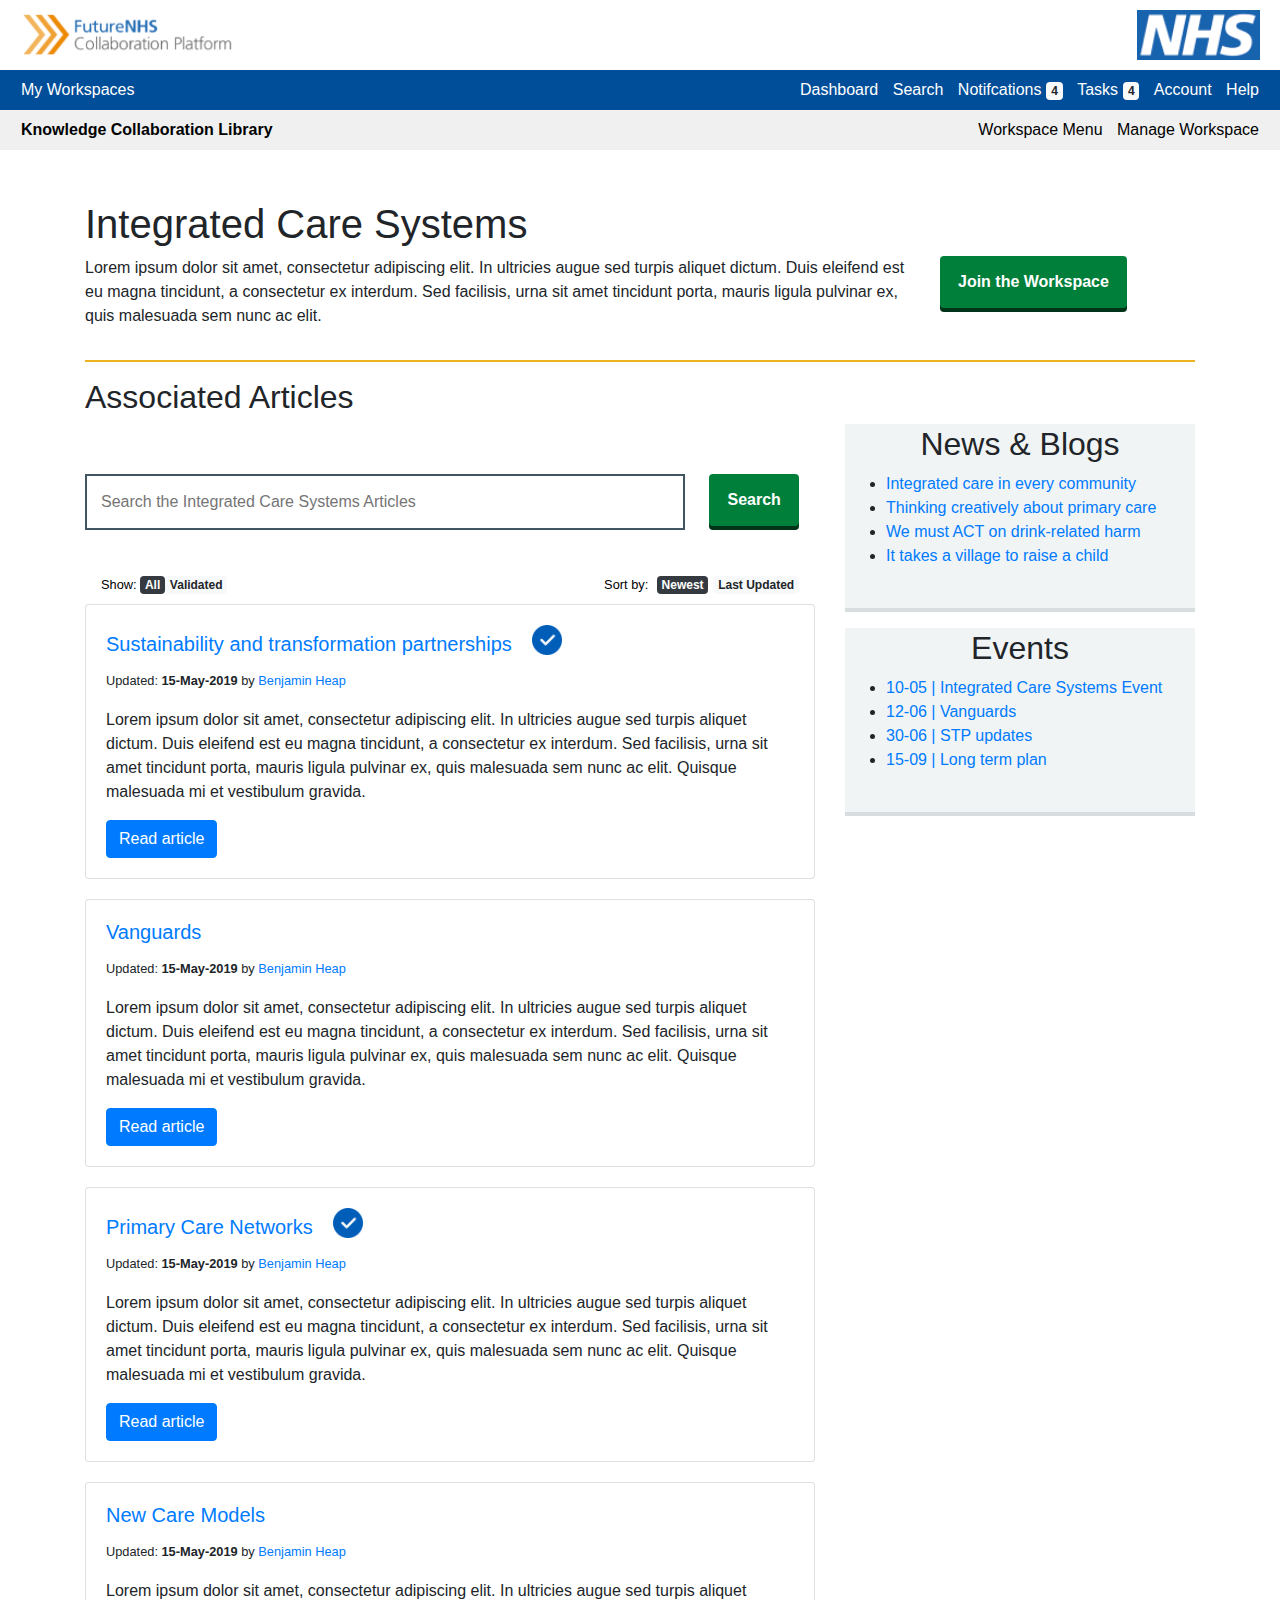
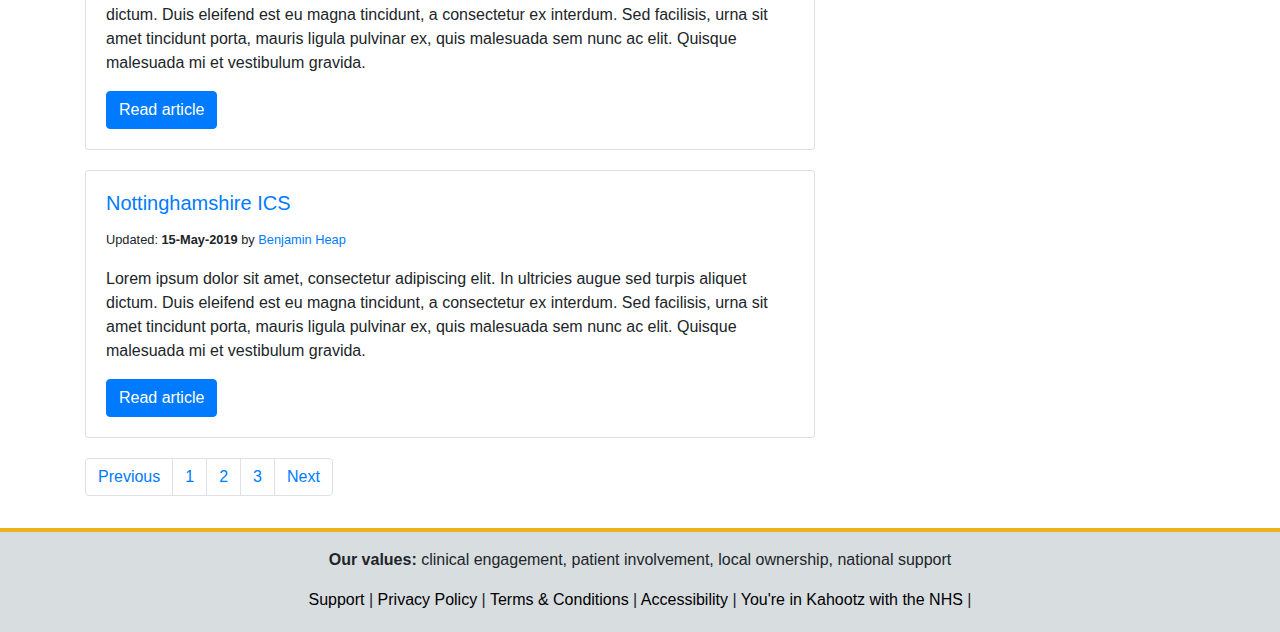
<file: Collaboration Library/intergrated-care-systems.html>
<!doctype html>
<html lang="en">
  <head>
    <!-- Required meta tags -->
    <meta charset="utf-8">
    <meta name="viewport" content="width=device-width, initial-scale=1, shrink-to-fit=no">
    <link rel="stylesheet" type="text/css" href="main.css">
    <!-- Bootstrap CSS -->
    <link rel="stylesheet" href="https://maxcdn.bootstrapcdn.com/bootstrap/4.0.0/css/bootstrap.min.css" integrity="sha384-Gn5384xqQ1aoWXA+058RXPxPg6fy4IWvTNh0E263XmFcJlSAwiGgFAW/dAiS6JXm" crossorigin="anonymous">

    <title>Integrated Care Systems</title>
  </head>
  <body>
    <div class="container-fluid above-nav nav-inner">
      <a href="#" class="futurenhslogo">
        <img src="images/futurenhslogo.PNG" height="50" alt="">
      </a>
      <a href="#" class="nhs-logo">
        <img src="images/nhslogo.gif" height="50" alt="">
      </a>
    </div>
    <nav class="navbar navbar-expand-lg navbar-dark" style="background-color: #004E99; color:white">
      <div class="nav-inner" style="text-align:right">
        <a href="#" class="left-nav" style="float:left">My Workspaces</a>
        <a href="#" class="right-nav">Dashboard</a>
        <a href="#" class="right-nav">Search</a>
        <a href="#" class="right-nav">Notifcations<span class="badge badge-light">4</span></a>
        <a href="#" class="right-nav">Tasks<span class="badge badge-light">4</span></a>
        <a href="#" class="right-nav">Account</a>
        <a href="#" class="right-nav">Help</a>
      </div>
    </nav>
    <nav class="navbar navbar-expand-lg navbar-light" style="background-color: #F0F0F0;; color:black">
      <div class="workspace-nav" style="text-align:right">
        <a href="index.html" class="left-nav" style="float:left"><strong>Knowledge Collaboration Library</strong></a>
        <a href="#" class="right-nav">Workspace Menu</a>
        <a href="#" class="right-nav">Manage Workspace</a>
      </div>
    </nav>

    <!-- CONTENT STARTS -->
    <div class="container futurenhs">
      <div class="page-header">
        <h1 class="article-title">Integrated Care Systems</h1>
      </div>
      <div class="row">
        <div class="col-md-9">
          <p>Lorem ipsum dolor sit amet, consectetur adipiscing elit. In ultricies augue sed turpis aliquet dictum. Duis eleifend est eu magna tincidunt, a consectetur ex interdum. Sed facilisis, urna sit amet tincidunt porta, mauris ligula pulvinar ex, quis malesuada sem nunc ac elit.</p>
        </div>
        <div class="col-md-3">
          <button class="futurenhs-button">Join the Workspace</button>
        </div>
      </div>
      <hr>
      <h2>Associated Articles</h2>
      <div class="row">
        <div class="col-md-8">
          <form class="futurenhs-search">
            <input type="text" name="search" placeholder="Search the Integrated Care Systems Articles">
            <button class="futurenhs-button" type="submit">Search</button>
          </form>
          <nav class="navbar navbar-expand-lg navbar-light" style="background-color: #transparent; color:black">
            <div class="workspace-nav" style="text-align:right">
              <div class="left-nav" style="float:left"><small>Show: </small><span class="badge badge-dark">All</span><span class="badge badge-light">Validated</span></div>
              <div class="right-nav"><small>Sort by: </small><span class="badge badge-dark">Newest</span><span class="badge badge-light">Last Updated</span></div>
            </div>
          </nav>
          <div class="card futurenhs-card-article">
            <div class="card-body">
              <h5 class="card-title"><a href="sustainabilitytransformationpartnerships.html">Sustainability and transformation partnerships</a><span class="verified-icon"><img src="images\check.png"></span></h5>
              <p><small>Updated: <strong>15-May-2019</strong> by <a href="#">Benjamin Heap</a></small></p>
              <p class="card-text">Lorem ipsum dolor sit amet, consectetur adipiscing elit. In ultricies augue sed turpis aliquet dictum. Duis eleifend est eu magna tincidunt, a consectetur ex interdum. Sed facilisis, urna sit amet tincidunt porta, mauris ligula pulvinar ex, quis malesuada sem nunc ac elit. Quisque malesuada mi et vestibulum gravida.</p>
              <a href="sustainabilitytransformationpartnerships.html" class="btn btn-primary">Read article</a>
            </div>
          </div>
          <div class="card futurenhs-card-article">
            <div class="card-body">
              <h5 class="card-title"><a href="#">Vanguards</a></h5>
              <p><small>Updated: <strong>15-May-2019</strong> by <a href="#">Benjamin Heap</a></small></p>
              <p class="card-text">Lorem ipsum dolor sit amet, consectetur adipiscing elit. In ultricies augue sed turpis aliquet dictum. Duis eleifend est eu magna tincidunt, a consectetur ex interdum. Sed facilisis, urna sit amet tincidunt porta, mauris ligula pulvinar ex, quis malesuada sem nunc ac elit. Quisque malesuada mi et vestibulum gravida.</p>
              <a href="#" class="btn btn-primary">Read article</a>
            </div>
          </div>
          <div class="card futurenhs-card-article">
            <div class="card-body">
              <h5 class="card-title"><a href="#">Primary Care Networks</a><span class="verified-icon"><img src="images\check.png"></span></h5>
              <p><small>Updated: <strong>15-May-2019</strong> by <a href="#">Benjamin Heap</a></small></p>
              <p class="card-text">Lorem ipsum dolor sit amet, consectetur adipiscing elit. In ultricies augue sed turpis aliquet dictum. Duis eleifend est eu magna tincidunt, a consectetur ex interdum. Sed facilisis, urna sit amet tincidunt porta, mauris ligula pulvinar ex, quis malesuada sem nunc ac elit. Quisque malesuada mi et vestibulum gravida.</p>
              <a href="#" class="btn btn-primary">Read article</a>
            </div>
          </div>
          <div class="card futurenhs-card-article">
            <div class="card-body">
              <h5 class="card-title"><a href="#">New Care Models</a></h5>
              <p><small>Updated: <strong>15-May-2019</strong> by <a href="#">Benjamin Heap</a></small></p>
              <p class="card-text">Lorem ipsum dolor sit amet, consectetur adipiscing elit. In ultricies augue sed turpis aliquet dictum. Duis eleifend est eu magna tincidunt, a consectetur ex interdum. Sed facilisis, urna sit amet tincidunt porta, mauris ligula pulvinar ex, quis malesuada sem nunc ac elit. Quisque malesuada mi et vestibulum gravida.</p>
              <a href="#" class="btn btn-primary">Read article</a>
            </div>
          </div>
          <div class="card futurenhs-card-article">
            <div class="card-body">
              <h5 class="card-title"><a href="#">Nottinghamshire ICS</a></h5>
              <p><small>Updated: <strong>15-May-2019</strong> by <a href="#">Benjamin Heap</a></small></p>
              <p class="card-text">Lorem ipsum dolor sit amet, consectetur adipiscing elit. In ultricies augue sed turpis aliquet dictum. Duis eleifend est eu magna tincidunt, a consectetur ex interdum. Sed facilisis, urna sit amet tincidunt porta, mauris ligula pulvinar ex, quis malesuada sem nunc ac elit. Quisque malesuada mi et vestibulum gravida.</p>
              <a href="#" class="btn btn-primary">Read article</a>
            </div>
          </div>
          <div style="text-align:center">
            <nav aria-label="Page navigation example">
              <ul class="pagination">
                <li class="page-item"><a class="page-link" href="#">Previous</a></li>
                <li class="page-item"><a class="page-link" href="#">1</a></li>
                <li class="page-item"><a class="page-link" href="#">2</a></li>
                <li class="page-item"><a class="page-link" href="#">3</a></li>
                <li class="page-item"><a class="page-link" href="#">Next</a></li>
              </ul>
            </nav>
          </div>

        </div>

        <div class="col-md-4">
          <div class="update-box">
            <h2 style="text-align:center">News & Blogs</h2>
            <ul>
              <li><a href="#">Integrated care in every community</a></li>
              <li><a href="#">Thinking creatively about primary care</a></li>
              <li><a href="#">We must ACT on drink-related harm</a></li>
              <li><a href="#">It takes a village to raise a child</a></li>
            </ul>
          </div>
          <div class="update-box">
            <h2 style="text-align:center">Events</h2>
            <ul>
              <li><a href="#">10-05 | Integrated Care Systems Event</a></li>
              <li><a href="#">12-06 | Vanguards</a></li>
              <li><a href="#">30-06 | STP updates</a></li>
              <li><a href="#">15-09 | Long term plan</a></li>
            </ul>
          </div>

        </div>
      </div>

    </div>
    <!--FOOTER STARTS -->

    <footer class="futurenhs-footer">
      <hr class="footer">
      <p><strong>Our values:</strong> clinical engagement, patient involvement, local ownership, national support</p>
      <div class="footer-links">
        <a href="#">Support</a> |
        <a href="#">Privacy Policy</a> |
        <a href="#">Terms & Conditions</a> |
        <a href="#"> Accessibility</a> |
        <a href="#">You're in Kahootz with the NHS</a> |
        </div>
    </footer>
    <!-- Optional JavaScript -->
    <!-- jQuery first, then Popper.js, then Bootstrap JS -->
    <script src="https://code.jquery.com/jquery-3.2.1.slim.min.js" integrity="sha384-KJ3o2DKtIkvYIK3UENzmM7KCkRr/rE9/Qpg6aAZGJwFDMVNA/GpGFF93hXpG5KkN" crossorigin="anonymous"></script>
    <script src="https://cdnjs.cloudflare.com/ajax/libs/popper.js/1.12.9/umd/popper.min.js" integrity="sha384-ApNbgh9B+Y1QKtv3Rn7W3mgPxhU9K/ScQsAP7hUibX39j7fakFPskvXusvfa0b4Q" crossorigin="anonymous"></script>
    <script src="https://maxcdn.bootstrapcdn.com/bootstrap/4.0.0/js/bootstrap.min.js" integrity="sha384-JZR6Spejh4U02d8jOt6vLEHfe/JQGiRRSQQxSfFWpi1MquVdAyjUar5+76PVCmYl" crossorigin="anonymous"></script>
  </body>
</html>
</file>
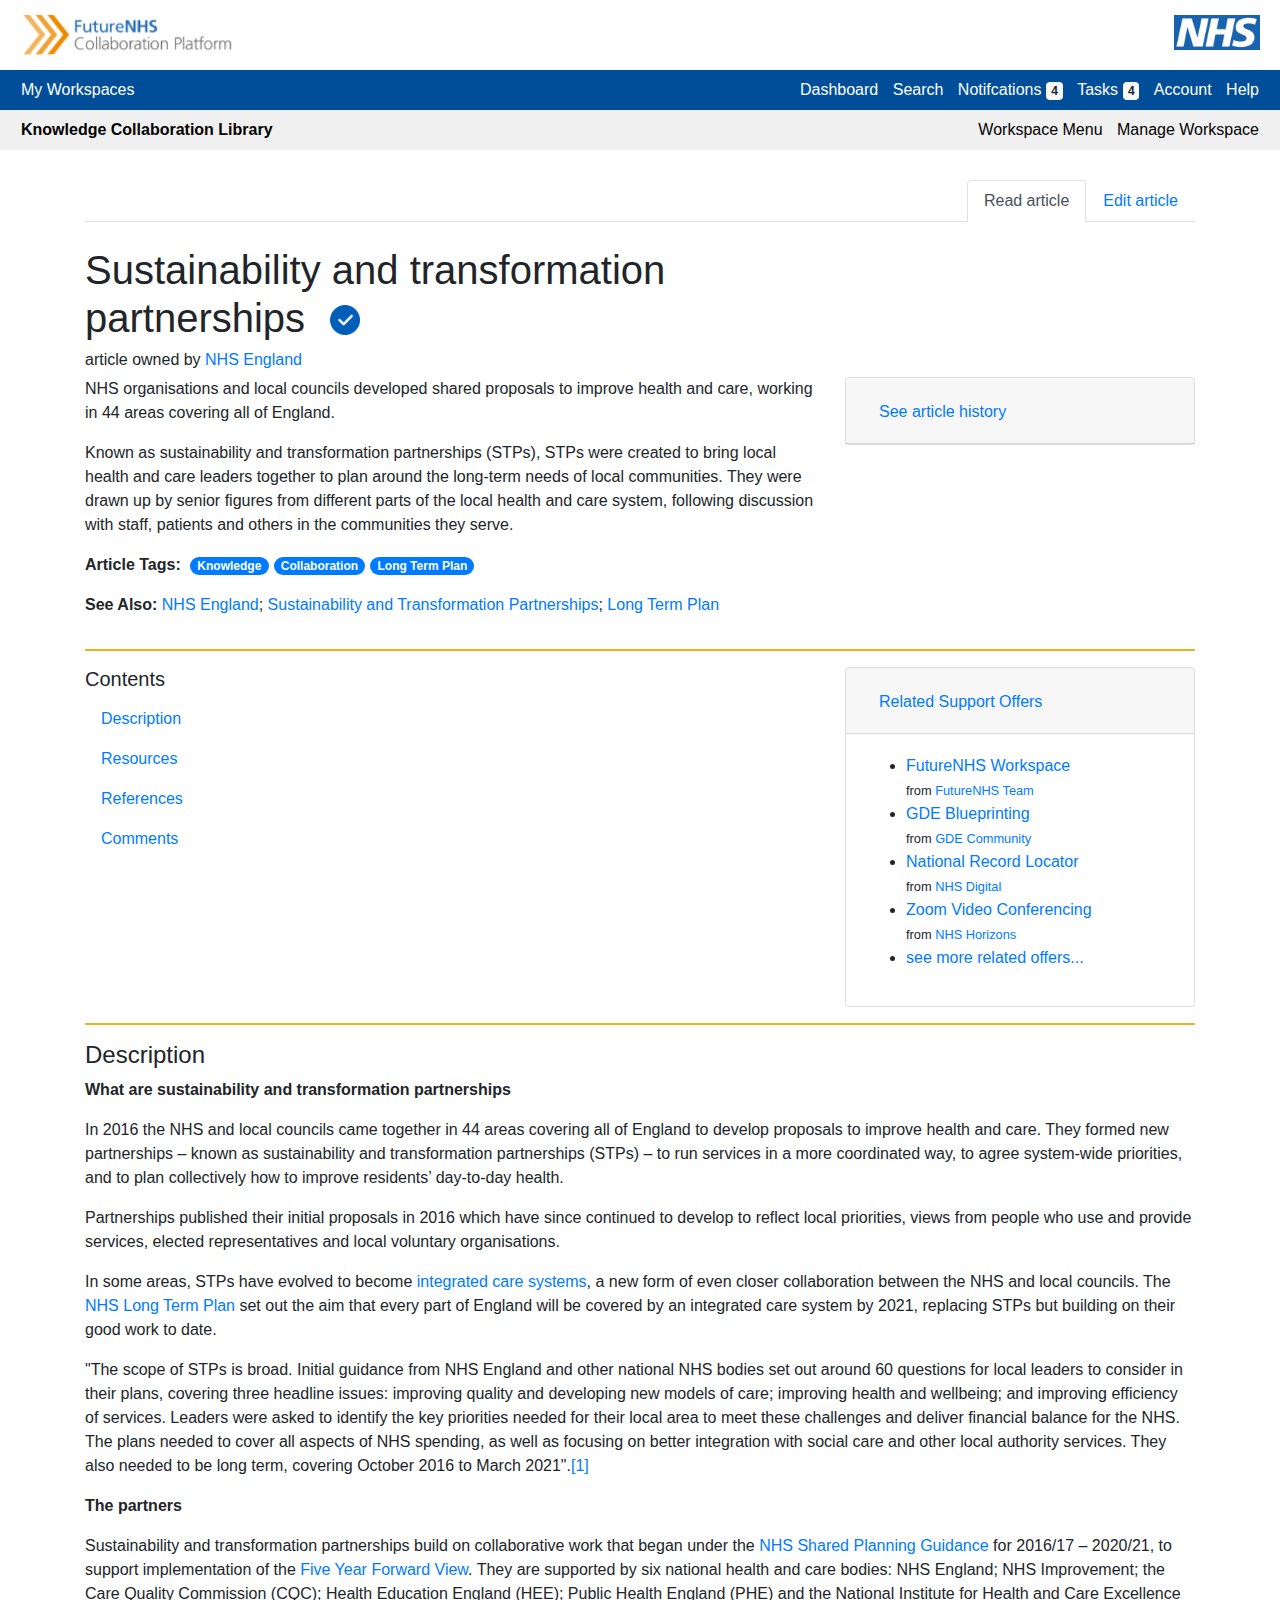
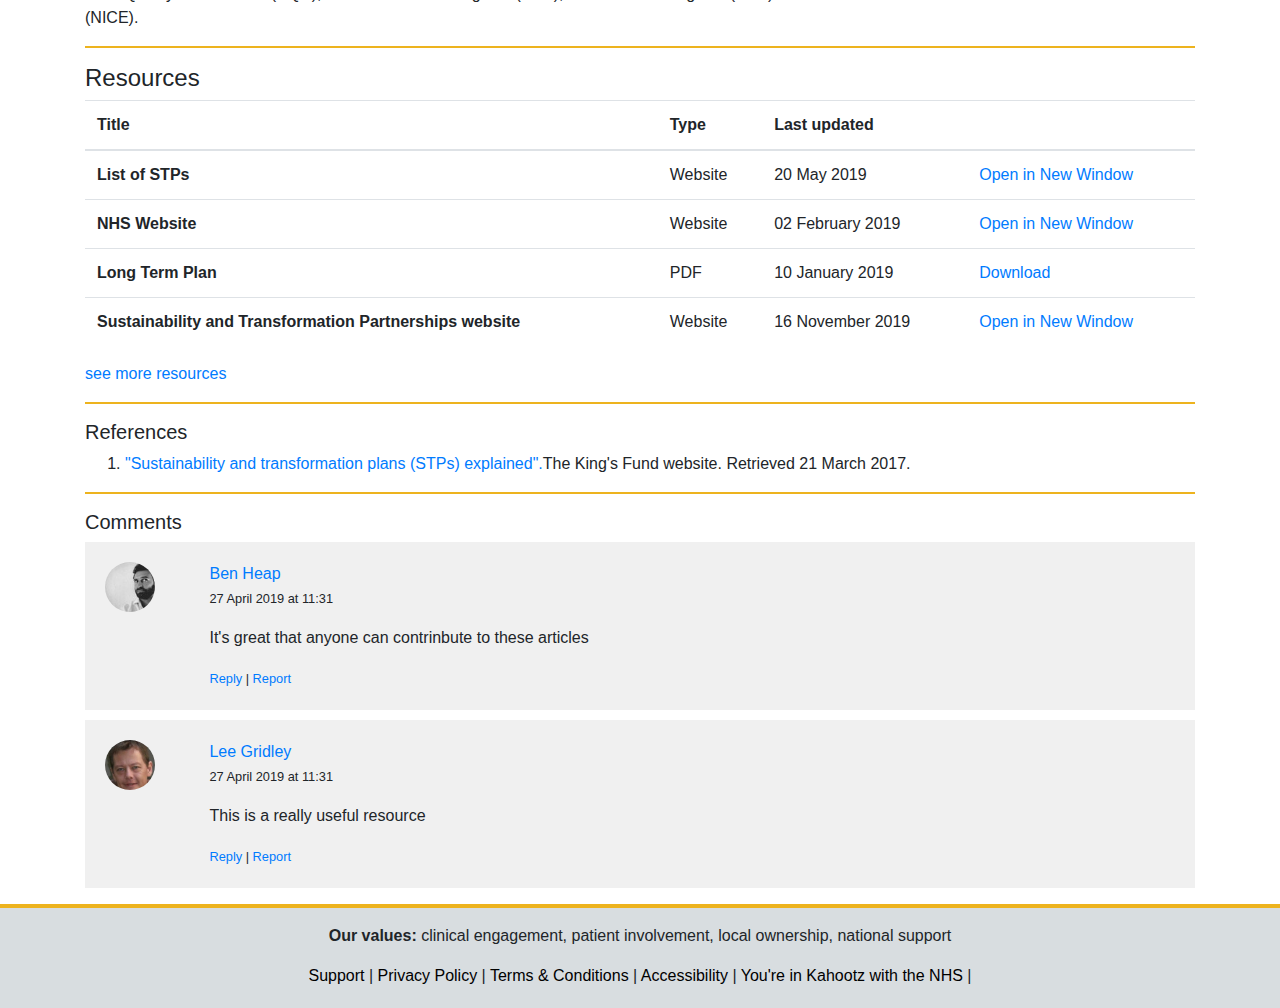
<file: Collaboration Library/sustainabilitytransformationpartnerships.html>
<!doctype html>
<html lang="en">
  <head>
    <!-- Required meta tags -->
    <meta charset="utf-8">
    <meta name="viewport" content="width=device-width, initial-scale=1, shrink-to-fit=no">
    <link rel="stylesheet" type="text/css" href="main.css">
    <!-- Bootstrap CSS -->
    <link rel="stylesheet" href="https://maxcdn.bootstrapcdn.com/bootstrap/4.0.0/css/bootstrap.min.css" integrity="sha384-Gn5384xqQ1aoWXA+058RXPxPg6fy4IWvTNh0E263XmFcJlSAwiGgFAW/dAiS6JXm" crossorigin="anonymous">

    <title>Sustainability and transformation partnerships</title>
  </head>
  <body>
    <div class="container-fluid above-nav nav-inner">
      <a href="#" class="futurenhslogo">
        <img src="images/futurenhslogo.PNG" height="50" alt="">
      </a>
      <a href="#" class="nhs-logo">
        <img src="images/nhslogo.gif" height="40" alt="" style="padding-top:5px;">
      </a>
    </div>
    <nav class="navbar navbar-expand-lg navbar-dark sticky-top" style="background-color: #004E99; color:white">
      <div class="nav-inner" style="text-align:right">
        <a href="#" class="left-nav" style="float:left">My Workspaces</a>
        <a href="#" class="right-nav">Dashboard</a>
        <a href="#" class="right-nav">Search</a>
        <a href="#" class="right-nav">Notifcations<span class="badge badge-light">4</span></a>
        <a href="#" class="right-nav">Tasks<span class="badge badge-light">4</span></a>
        <a href="#" class="right-nav">Account</a>
        <a href="#" class="right-nav">Help</a>

      </div>
    </nav>
    <nav class="navbar navbar-expand-lg navbar-light" style="background-color: #F0F0F0;; color:black">
      <div class="workspace-nav" style="text-align:right">
        <a href="index.html" class="left-nav" style="float:left"><strong>Knowledge Collaboration Library</strong></a>
        <a href="#" class="right-nav">Workspace Menu</a>
        <a href="#" class="right-nav">Manage Workspace</a>
      </div>
    </nav>
<!--PAGE CONTENT STARTS-->
<div class="container futurenhs">
  <section class="article-header">
    <ul class="nav nav-tabs justify-content-end">
      <li class="nav-item">
        <a class="nav-link active" href="#">Read article</a>
      </li>
      <li class="nav-item">
        <a class="nav-link" href="#">Edit article</a>
      </li>
    </ul>
    <br>
    <div class="row">
      <div class="col-md-8">
        <h1 class="article-title" style="display:inline">Sustainability and transformation partnerships</h1>
        <span class="verified-icon"><img src="images\check.png"></span>
        <h6 style="margin-top: 0.5rem">article owned by <a href="#">NHS England</a></h6>
      </div>
    </div>

    <div class="row">
      <div class="col-md-8">
        <p>NHS organisations and local councils developed shared proposals to improve health and care, working in 44 areas covering all of England.</p>
        <p>Known as sustainability and transformation partnerships (STPs), STPs were created to bring local health and care leaders together to plan around the long-term needs of local communities. They were drawn up by senior figures from different parts of the local health and care system, following discussion with staff, patients and others in the communities they serve.<p>
        <p><strong>Article Tags: </strong><a href="#"><span class="badge badge-pill badge-primary">Knowledge</span></a><a href="#"><span class="badge badge-pill badge-primary">Collaboration</span></a><a href="#"><span class="badge badge-pill badge-primary">Long Term Plan</span></a></p>
        <p><strong>See Also: </strong><a href="#">NHS England</a>; <a href="#">Sustainability and Transformation Partnerships</a>; <a href="#">Long Term Plan</a></p>
      </div>
      <div class="col-md-4">
        <div class="accordion" id="accordionExample">
            <div class="card">
              <div class="card-header" id="headingOne">
                <h2 class="mb-0">
                  <button class="btn btn-link" type="button" data-toggle="collapse" data-target="#collapseOne" aria-expanded="true" aria-controls="collapseOne">
                    See article history
                  </button>
                </h2>
              </div>

              <div id="collapseOne" class="collapse" aria-labelledby="headingOne" data-parent="#accordionExample">
                <div class="card-body">
                  <ul>
                    <li>30 May 2019 <a href="#">[view]</a> by <a href="#">Benjamin Heap</a></li>
                    <li>30 May 2019 <a href="#">[view]</a> by <a href="#">Benjamin Heap</a></li>
                    <li>30 May 2019 <a href="#">[view]</a> by <a href="#">Benjamin Heap</a></li>
                    <li>30 May 2019 <a href="#">[view]</a> by <a href="#">Benjamin Heap</a></li>
                    <li>30 May 2019 <a href="#">[view]</a> by <a href="#">Benjamin Heap</a></li>
                    <li><a href="#">see more verions...</a></li>
                  </ul>
                </div>
              </div>
            </div>
          </div>
      </div>
    </row>
  </section>
  <hr>
  <section>
    <div class="row">
      <div class="col-md-8">
        <h5>Contents</h5>
        <ul class="nav flex-column">
          <li class="nav-item">
            <a class="nav-link" href="#description">Description</a>
          </li>
          <li class="nav-item">
            <a class="nav-link" href="#resources">Resources</a>
          </li>
          <li class="nav-item">
            <a class="nav-link" href="#references">References</a>
          </li>
          <li class="nav-item">
            <a class="nav-link" href="#comments">Comments</a>
          </li>
        </ul>
      </div>
      <div class="col-md-4">
          <div class="card">
            <div class="card-header" id="headingTwo">
              <h2 class="mb-0">
                <button class="btn btn-link collapsed" type="button" data-toggle="collapse" data-target="#collapseTwo" aria-expanded="false" aria-controls="collapseTwo">
                  Related Support Offers
                </button>
              </h2>
            </div>
            <div id="collapseTwo" class="collapse show" aria-labelledby="headingTwo" data-parent="#accordionExample">
              <div class="card-body">
                <ul>
                  <li><a href="#">FutureNHS Workspace</a><br><small>from <a href="#">FutureNHS Team</a></small></li>
                  <li><a href="#">GDE Blueprinting</a><br><small>from <a href="#">GDE Community</a></small></li>
                  <li><a href="#">National Record Locator</a><br><small>from <a href="#">NHS Digital</a></small></li>
                  <li><a href="#">Zoom Video Conferencing</a><br><small>from <a href="#">NHS Horizons</a></small></li>
                  <li><a href="#">see more related offers...</a></li>
                </ul>
              </div>
            </div>
          </div>
        </div>
    </div>
  </section>
  <hr>
  <section>
    <h4><a name="description">Description</a></h4>
    <p><strong>What are sustainability and transformation partnerships</strong></p>
    <p>In 2016 the NHS and local councils came together in 44 areas covering all of England to develop proposals to improve health and care. They formed new partnerships – known as sustainability and transformation partnerships (STPs) – to run services in a more coordinated way, to agree system-wide priorities, and to plan collectively how to improve residents’ day-to-day health.</p>
    <p>Partnerships published their initial proposals in 2016 which have since continued to develop to reflect local priorities, views from people who use and provide services, elected representatives and local voluntary organisations.</p>
    <p>In some areas, STPs have evolved to become <a href="intergrated-care-systems.html">integrated care systems</a>, a new form of even closer collaboration between the NHS and local councils. The <a href="#">NHS Long Term Plan</a> set out the aim that every part of England will be covered by an integrated care system by 2021, replacing STPs but building on their good work to date.</p>
    <p>"The scope of STPs is broad. Initial guidance from NHS England and other national NHS bodies set out around 60 questions for local leaders to consider in their plans, covering three headline issues: improving quality and developing new models of care; improving health and wellbeing; and improving efficiency of services. Leaders were asked to identify the key priorities needed for their local area to meet these challenges and deliver financial balance for the NHS. The plans needed to cover all aspects of NHS spending, as well as focusing on better integration with social care and other local authority services. They also needed to be long term, covering October 2016 to March 2021".<a href="#">[1]</a></p>
    <p><strong>The partners</strong></p>
    <p>Sustainability and transformation partnerships build on collaborative work that began under the <a href="#">NHS Shared Planning Guidance</a> for 2016/17 – 2020/21, to support implementation of the <a href="#">Five Year Forward View</a>. They are supported by six national health and care bodies: NHS England; NHS Improvement; the Care Quality Commission (CQC); Health Education England (HEE); Public Health England (PHE) and the National Institute for Health and Care Excellence (NICE).</p>



  </section>
  <hr>
  <section>
    <h4><a name="resources">Resources</a></h4>
    <table class="table table-hover">
  <thead>
    <tr>
      <th scope="col">Title</th>
      <th scope="col">Type</th>
      <th scope="col">Last updated</th>
      <th scope="col"></th>
    </tr>
  </thead>
  <tbody>
    <tr>
      <th scope="row">List of STPs</th>
      <td>Website</td>
      <td>20 May 2019</td>
      <td><a href="#">Open in New Window</a></td>
    </tr>
    <tr>
      <th scope="row">NHS Website</th>
      <td>Website</td>
      <td>02 February 2019</td>
      <td><a href="#">Open in New Window</a></td>
    </tr>
    <tr>
      <th scope="row">Long Term Plan</th>
      <td>PDF</td>
      <td>10 January 2019</td>
      <td><a href="#">Download</a></td>

    </tr>
    <tr>
      <th scope="row">Sustainability and Transformation Partnerships website</th>
      <td>Website</td>
      <td>16 November 2019</td>
      <td><a href="#">Open in New Window</a></td>
    </tr>
  </tbody>
</table>
<a href="#">see more resources</a>
  </section>
  <hr>
  <section>
    <h5><a name="references">References</a></h5>
    <ol>
      <li><a href="#">"Sustainability and transformation plans (STPs) explained".</a>The King's Fund website. Retrieved 21 March 2017.</li>
    </ol>
  </section>
  <hr>
  <section>
    <h5><a name="comments">Comments</a></h5>
    <div class="comment-card">
      <div class="comment-card-left">
        <img src="images\profile-pic.jpg">
      </div>
      <div class="comment-card-right">
        <p><a href="#">Ben Heap</a></br><small>27 April 2019 at 11:31</small></p>
        <p>It's great that anyone can contrinbute to these articles</p>
        <small><a href="#">Reply</a> | <a href="#">Report</a></small>
      </div>
    </div>
    <div class="comment-card">
      <div class="comment-card-left">
        <img src="images\profile-pic2.jpg">
      </div>
      <div class="comment-card-right">
        <p><a href="#">Lee Gridley</a></br><small>27 April 2019 at 11:31</small></p>
        <p>This is a really useful resource</p>
        <small><a href="#">Reply</a> | <a href="#">Report</a></small>
      </div>
    </div>

  </section>


</div>
<!--PAGE CONTENT ENDS-->
    <footer class="futurenhs-footer">
      <hr class="footer">
      <p><strong>Our values:</strong> clinical engagement, patient involvement, local ownership, national support</p>
      <div class="footer-links">
        <a href="#">Support</a> |
        <a href="#">Privacy Policy</a> |
        <a href="#">Terms & Conditions</a> |
        <a href="#"> Accessibility</a> |
        <a href="#">You're in Kahootz with the NHS</a> |

        </div>
    </footer>
    <!-- Optional JavaScript -->
    <!-- jQuery first, then Popper.js, then Bootstrap JS -->
    <script src="https://code.jquery.com/jquery-3.2.1.slim.min.js" integrity="sha384-KJ3o2DKtIkvYIK3UENzmM7KCkRr/rE9/Qpg6aAZGJwFDMVNA/GpGFF93hXpG5KkN" crossorigin="anonymous"></script>
    <script src="https://cdnjs.cloudflare.com/ajax/libs/popper.js/1.12.9/umd/popper.min.js" integrity="sha384-ApNbgh9B+Y1QKtv3Rn7W3mgPxhU9K/ScQsAP7hUibX39j7fakFPskvXusvfa0b4Q" crossorigin="anonymous"></script>
    <script src="https://maxcdn.bootstrapcdn.com/bootstrap/4.0.0/js/bootstrap.min.js" integrity="sha384-JZR6Spejh4U02d8jOt6vLEHfe/JQGiRRSQQxSfFWpi1MquVdAyjUar5+76PVCmYl" crossorigin="anonymous"></script>
  </body>
</html>
</file>
<file: Collaboration Library/main.css>
.above-nav {
    padding: 10px 20px;
  }

.article-search {
  text-align: center;
  margin: 50px 0;
}

.cat-title {
  font-weight: bold;
}

.futurenhs-button {
  font-weight: 400;
  font-size: 16px;
  font-size: 1rem;
  line-height: 1.5;
  margin-bottom: 28px;
  -webkit-appearance: none;
  background-color: #007f3b;
  border: 2px solid transparent;
  border-radius: 4px;
  box-shadow: 0 4px 0 #003317;
  box-sizing: border-box;
  color: #ffffff;
  cursor: pointer;
  display: inline-block;
  font-weight: 600;
  margin-top: 0;
  padding: 12px 16px;
  position: relative;
  text-align: center;
  vertical-align: top;
  width: auto;
}

.futurenhs-card-article {
  margin-bottom: 20px;
}

.futurenhs-search {
  margin: 50px 0 10px;
}

.futurenhs-search input {
  width: 100%;
  max-width: 600px;
  padding: 14px;
  margin-right: 20px;
  border: 2px solid #425563
}

.library-updates h2 {
  text-align: center;
}

.page-header {
  margin-top: 50px;
}

.update-box {
  border: 1px solid transparent;
  box-shadow: 0 4px 0 0 #d8dde0;
  height: 184px;
  background-color: #F0F4F5;
  margin-bottom: 20px;
}
.workspace-nav {
  max-width: 1400px;
  width: 100%;
  margin: 0 auto;
}

.workspace-nav a {
  color: black;
  margin: 0 5px;
}

.workspace-nav a:hover {
  text-decoration: none;
}

.nhs-logo {
  float: right;
}

.nav-inner {
  max-width: 1400px;
  width: 100%;
  margin: 0 auto;
}

.nav-inner a {
  color: white;
  margin: 0 5px;
}

.nav-inner a:hover {
  color:#EDB31E;
  text-decoration: none;
}

.right-nav {
  text-align: right;
}

.right-nav .badge {
  margin-left: 5px;
}

.article-title {
    display: inline-block;
}

.verified-icon img {
    display: inline-block;
    width: 30px;
    vertical-align: text-bottom;
    margin-left: 20px;
}

.futurenhs-footer {
  text-align: center;
  background-color: #D8DDE0;
  padding-bottom:20px;
}

.futurenhs-footer hr {
  border-top: solid 4px #EDB31E;
}

.futurenhs-footer a {
  color: black;
}

.futurenhs hr {
  border-top: solid 2px #EDB31E;
}

.futurenhs .badge-pill {
    margin-left: 5px;
}

.article-header {
  margin-top: 30px;
}

.comment-card {
  background-color: #F0F0F0;
  padding: 20px;
  margin-bottom: 10px;
}

.comment-card-left {
  display: inline-block;
  vertical-align: top
}

.comment-card-left img {
  border-radius: 50%;
  width: 50px;
  max-height: 50px;
  object-fit: cover;
}

.comment-card-right {
  display: inline-block;
  margin-left: 50px;
  word-wrap: break-word;
}

.comment-card-right p {
  text-overflow:
}
</file>
<file: User Dashboard/main.css>
.above-nav {
    padding: 10px 20px;
  }

.workspace-nav {
  max-width: 1400px;
  width: 100%;
  margin: 0 auto;
}

.workspace-nav a {
  color: black;
  margin: 0 5px;
}

.workspace-nav a:hover {
  text-decoration: none;
}

.nhs-logo {
  float: right;
}

.nav-inner {
  max-width: 1400px;
  width: 100%;
  margin: 0 auto;
}

.nav-inner a {
  color: white;
  margin: 0 5px;
}

.nav-inner a:hover {
  color:#EDB31E;
  text-decoration: none;
}

.right-nav {
  text-align: right;
}

.right-nav .badge {
  margin-left: 5px;
}

.futurenhs-footer {
  text-align: center;
  background-color: #D8DDE0;
  padding-bottom:20px;
}

.futurenhs-footer hr {
  border-top: solid 4px #EDB31E;
}

.futurenhs-footer a {
  color: black;
}

.futurenhs hr {
  border-top: solid 2px #EDB31E;
}

.futurenhs .badge-pill {
    margin-left: 5px;
}


/* PAGE CSS BELOW HERE */

.box {
  border: 1px solid #D3D3D3;
  border-radius: 5px;
  padding: 20px;
  margin-top: 20px;
}

.profile-pic {
  width: 125px;
  border-radius: 50%;
  margin-bottom: 20px;
}

.profile-box-left {
  display: inline-block;
  text-align: center;
}

.profile-box-right {
  display: inline-block;
  vertical-align: top;
  padding-left: 50px;
  max-width: 100%;
}

.workspace-links-box {
  border: 1px solid #D3D3D3;
  border-radius: 5px;
  padding: 20px;
  margin-top: 20px;
}

.card {
  margin-top: 10px
}

.profile-pic-small {
  width: 40px;
  border-radius: 50%;
  margin-right: 20px;
}

.card-header-left {
  display: inline-block;
  vertical-align: top;
}
.card-header-right {
  display: inline-block;
}

.card-header-right p {
  margin-bottom: 0;
}

.mail {
  border: 1px solid #D3D3D3;
  border-radius: 5px;
  padding: 20px 0 0;
  margin-top: 20px;
}

.new-mesages {
  margin-bottom: 10px;
}

.event-left {
  display: inline-block;
  vertical-align: top;
}

.event-right {
  display: inline-block;
  max-width: 70%;
  padding-left: 10px;
}

.news {
  height: 216px;
  border: 2px solid #D3D3D3;
  border-radius: 5px;
  padding: 20px;
  margin-top: 20px;

}
</file>
